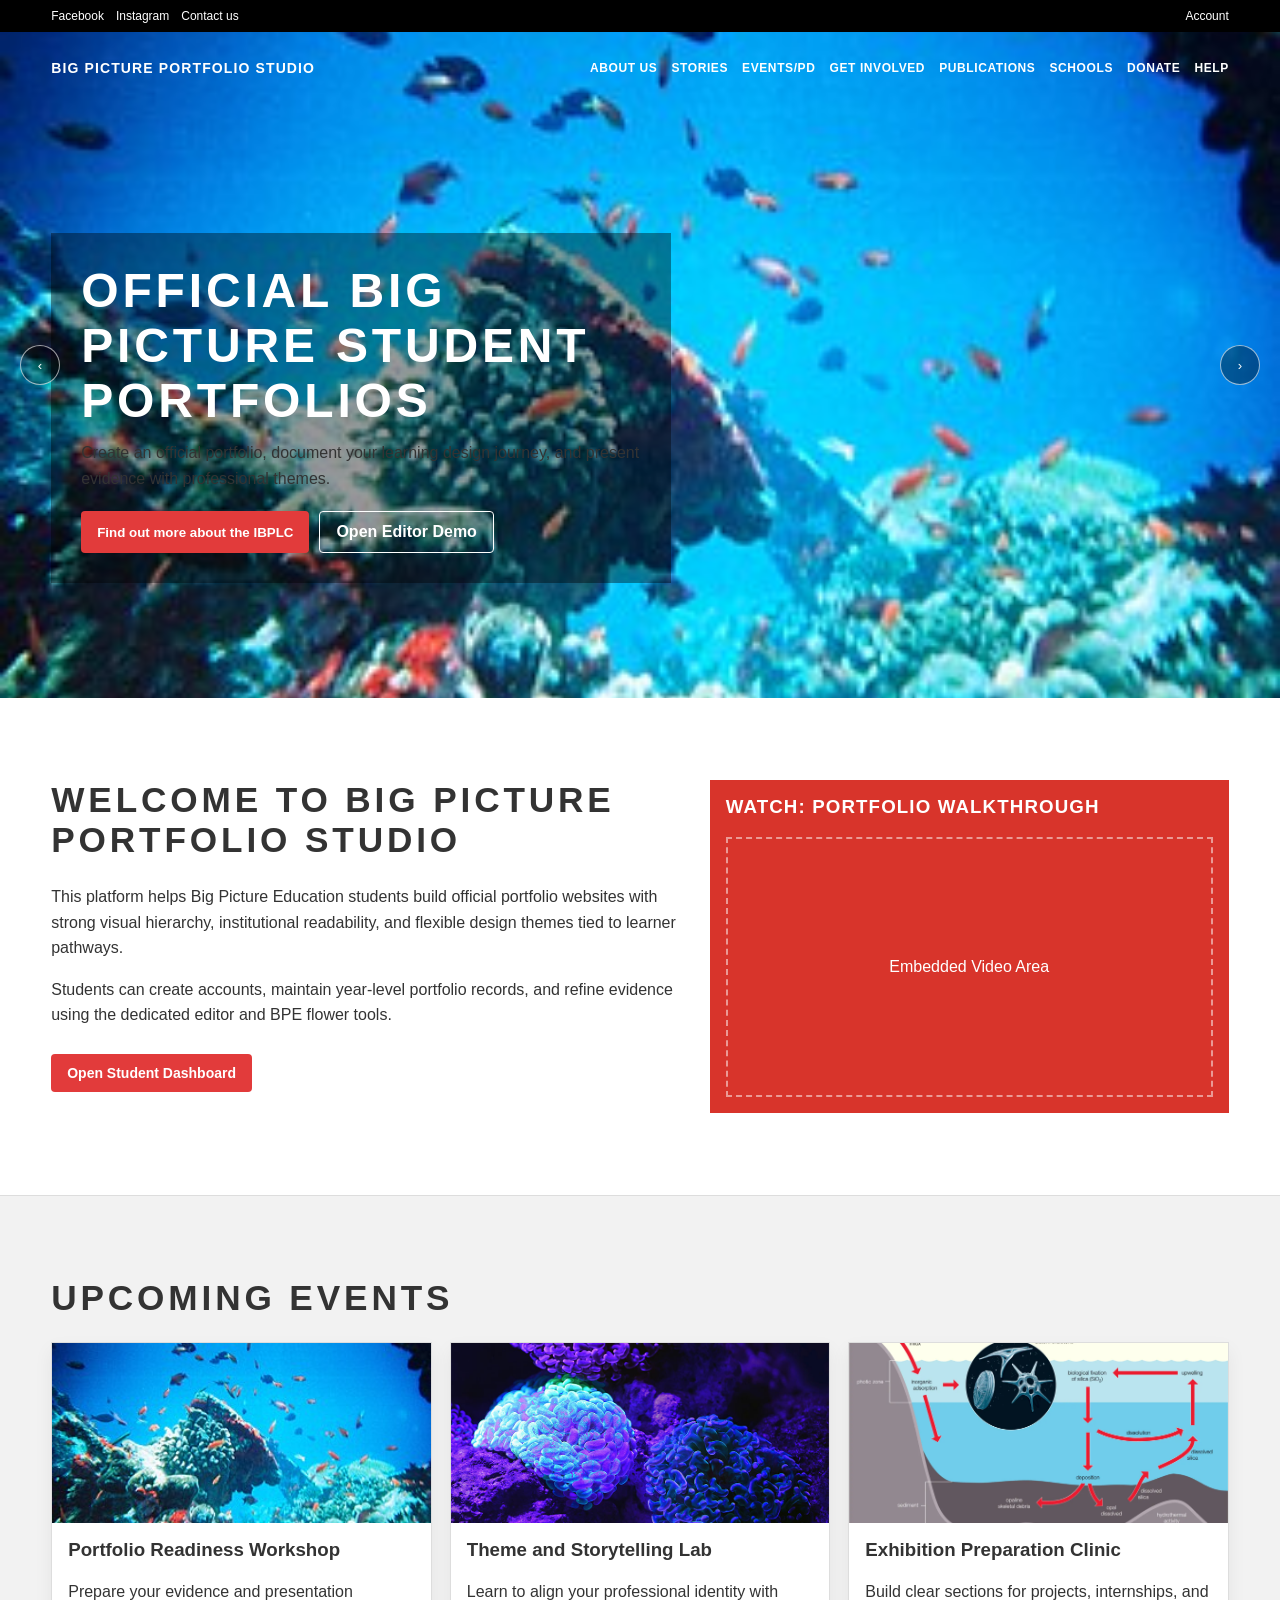
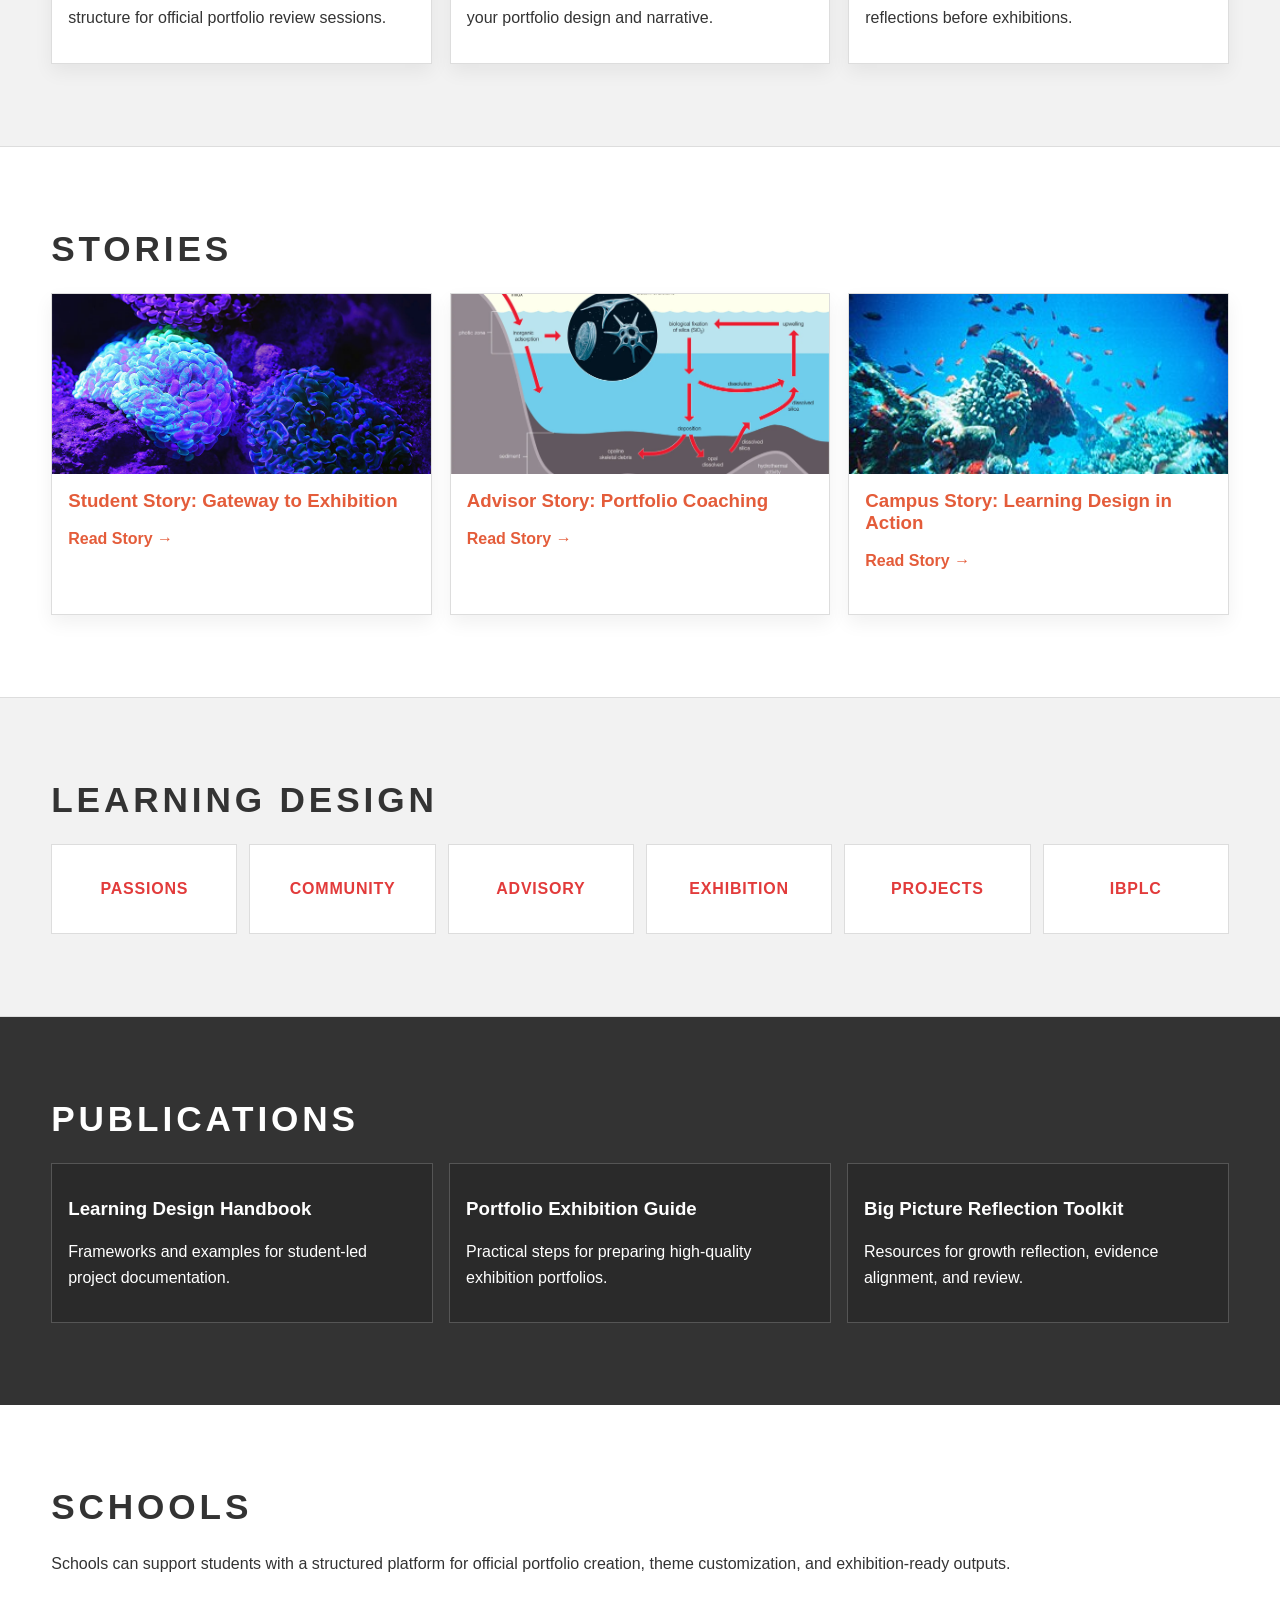
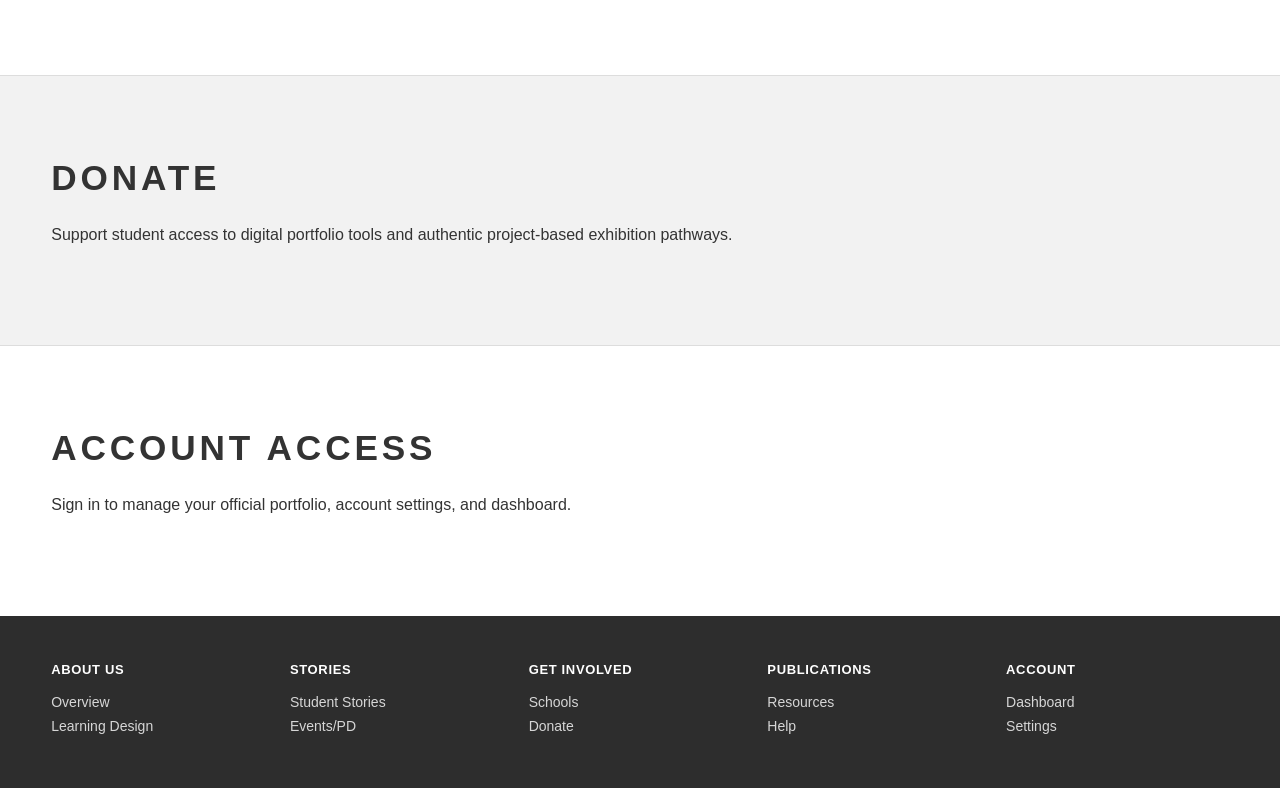
<file: index.html>
<!doctype html>
<html lang="en">

<head>
    <meta charset="utf-8">
    <meta name="viewport" content="width=device-width, initial-scale=1">
    <title>Big Picture Education Australia — Portfolio Studio</title>
    <link rel="icon" href="assets/img/logo.png">
    <link rel="stylesheet" href="styles.css">
</head>

<body>
    <header>
        <div class="utility-bar">
            <div class="container utility-inner">
                <div class="utility-links">
                    <a href="#">Facebook</a>
                    <a href="#">Instagram</a>
                    <a href="#contact">Contact us</a>
                </div>
                <div id="topActions" class="utility-actions">
                    <button class="utility-btn" id="openSignIn">Account</button>
                </div>
            </div>
        </div>

        <div class="main-nav-wrap">
            <div class="container main-nav">
                <a class="logo" href="index.html">Big Picture Portfolio Studio</a>
                <nav class="nav-links">
                    <a href="#about">About Us</a>
                    <a href="#stories">Stories</a>
                    <a href="#events">Events/PD</a>
                    <a href="#get-involved">Get Involved</a>
                    <a href="#publications">Publications</a>
                    <a href="#schools">Schools</a>
                    <a href="#donate">Donate</a>
                    <a href="help.html">Help</a>
                </nav>
            </div>
        </div>
    </header>

    <main>
        <section class="hero" id="heroSection">
            <div class="hero-slide active" style="background-image: url('assets/img/open_ocean.jpg');"></div>
            <div class="hero-slide" style="background-image: url('assets/img/reef_bioluminescence.jpg');"></div>
            <div class="hero-slide" style="background-image: url('assets/img/tital_ecosystem.png');"></div>

            <div class="hero-overlay container">
                <div class="hero-content">
                    <h1>OFFICIAL BIG PICTURE STUDENT PORTFOLIOS</h1>
                    <p>Create an official portfolio, document your learning design journey, and present evidence with
                        professional themes.</p>
                    <div id="heroActions" class="hero-actions">
                        <button class="cta" id="heroGetStarted">Find out more about the IBPLC</button>
                        <a class="cta ghost" href="edit/index.html">Open Editor Demo</a>
                    </div>
                </div>
            </div>

            <button class="hero-arrow left" id="heroPrev" aria-label="Previous slide">‹</button>
            <button class="hero-arrow right" id="heroNext" aria-label="Next slide">›</button>
        </section>

        <section id="about" class="section section-white">
            <div class="container welcome-grid">
                <div>
                    <h2 class="section-title">WELCOME TO BIG PICTURE PORTFOLIO STUDIO</h2>
                    <p>
                        This platform helps Big Picture Education students build official portfolio websites with strong
                        visual hierarchy,
                        institutional readability, and flexible design themes tied to learner pathways.
                    </p>
                    <p>
                        Students can create accounts, maintain year-level portfolio records, and refine evidence using
                        the dedicated editor
                        and BPE flower tools.
                    </p>
                    <a href="dashboard.html" class="cta small">Open Student Dashboard</a>
                </div>
                <div class="video-panel">
                    <h3>WATCH: PORTFOLIO WALKTHROUGH</h3>
                    <div class="video-placeholder">
                        <span>Embedded Video Area</span>
                    </div>
                </div>
            </div>
        </section>

        <section id="events" class="section section-grey">
            <div class="container">
                <h2 class="section-title">UPCOMING EVENTS</h2>
                <div class="card-grid">
                    <article class="card">
                        <img src="assets/img/open_ocean.jpg" alt="Event">
                        <div class="card-body">
                            <h3>Portfolio Readiness Workshop</h3>
                            <p>Prepare your evidence and presentation structure for official portfolio review sessions.
                            </p>
                        </div>
                    </article>
                    <article class="card">
                        <img src="assets/img/reef_bioluminescence.jpg" alt="Event">
                        <div class="card-body">
                            <h3>Theme and Storytelling Lab</h3>
                            <p>Learn to align your professional identity with your portfolio design and narrative.</p>
                        </div>
                    </article>
                    <article class="card">
                        <img src="assets/img/tital_ecosystem.png" alt="Event">
                        <div class="card-body">
                            <h3>Exhibition Preparation Clinic</h3>
                            <p>Build clear sections for projects, internships, and reflections before exhibitions.</p>
                        </div>
                    </article>
                </div>
            </div>
        </section>

        <section id="stories" class="section section-white">
            <div class="container">
                <h2 class="section-title">STORIES</h2>
                <div class="card-grid">
                    <article class="card compact">
                        <img src="assets/img/reef_bioluminescence.jpg" alt="Story">
                        <div class="card-body">
                            <h3 class="accent-heading">Student Story: Gateway to Exhibition</h3>
                            <a href="#">Read Story →</a>
                        </div>
                    </article>
                    <article class="card compact">
                        <img src="assets/img/tital_ecosystem.png" alt="Story">
                        <div class="card-body">
                            <h3 class="accent-heading">Advisor Story: Portfolio Coaching</h3>
                            <a href="#">Read Story →</a>
                        </div>
                    </article>
                    <article class="card compact">
                        <img src="assets/img/open_ocean.jpg" alt="Story">
                        <div class="card-body">
                            <h3 class="accent-heading">Campus Story: Learning Design in Action</h3>
                            <a href="#">Read Story →</a>
                        </div>
                    </article>
                </div>
            </div>
        </section>

        <section id="get-involved" class="section section-grey">
            <div class="container">
                <h2 class="section-title">LEARNING DESIGN</h2>
                <div class="icon-grid">
                    <div class="icon-tile">PASSIONS</div>
                    <div class="icon-tile">COMMUNITY</div>
                    <div class="icon-tile">ADVISORY</div>
                    <div class="icon-tile">EXHIBITION</div>
                    <div class="icon-tile">PROJECTS</div>
                    <div class="icon-tile">IBPLC</div>
                </div>
            </div>
        </section>

        <section id="publications" class="section publications-dark">
            <div class="container">
                <h2 class="section-title">PUBLICATIONS</h2>
                <div class="book-grid">
                    <article class="book-card">
                        <h3>Learning Design Handbook</h3>
                        <p>Frameworks and examples for student-led project documentation.</p>
                    </article>
                    <article class="book-card">
                        <h3>Portfolio Exhibition Guide</h3>
                        <p>Practical steps for preparing high-quality exhibition portfolios.</p>
                    </article>
                    <article class="book-card">
                        <h3>Big Picture Reflection Toolkit</h3>
                        <p>Resources for growth reflection, evidence alignment, and review.</p>
                    </article>
                </div>
            </div>
        </section>

        <section id="schools" class="section section-white">
            <div class="container">
                <h2 class="section-title">SCHOOLS</h2>
                <p class="lead-text">Schools can support students with a structured platform for official portfolio
                    creation, theme customization, and exhibition-ready outputs.</p>
            </div>
        </section>

        <section id="donate" class="section section-grey">
            <div class="container">
                <h2 class="section-title">DONATE</h2>
                <p class="lead-text">Support student access to digital portfolio tools and authentic project-based
                    exhibition pathways.</p>
            </div>
        </section>

        <section id="contact" class="section section-white">
            <div class="container">
                <h2 class="section-title">ACCOUNT ACCESS</h2>
                <p class="lead-text">Sign in to manage your official portfolio, account settings, and dashboard.</p>
            </div>
        </section>
    </main>

    <footer class="site-footer">
        <div class="container footer-grid">
            <div>
                <h4>About Us</h4>
                <a href="#about">Overview</a>
                <a href="#get-involved">Learning Design</a>
            </div>
            <div>
                <h4>Stories</h4>
                <a href="#stories">Student Stories</a>
                <a href="#events">Events/PD</a>
            </div>
            <div>
                <h4>Get Involved</h4>
                <a href="#schools">Schools</a>
                <a href="#donate">Donate</a>
            </div>
            <div>
                <h4>Publications</h4>
                <a href="#publications">Resources</a>
                <a href="help.html">Help</a>
            </div>
            <div>
                <h4>Account</h4>
                <a href="dashboard.html">Dashboard</a>
                <a href="settings.html">Settings</a>
            </div>
        </div>
    </footer>

    <div class="modal hidden" id="authModal" aria-hidden="true">
        <div class="modal-backdrop" data-close-auth></div>
        <div class="modal-panel" role="dialog" aria-modal="true" aria-labelledby="authTitle">
            <button class="close" data-close-auth aria-label="Close">×</button>
            <h2 id="authTitle">Welcome to BPE Portfolio Studio</h2>

            <div class="auth-tabs">
                <button id="tabSignIn" class="tab active" type="button">Sign in</button>
                <button id="tabSignUp" class="tab" type="button">Create account</button>
            </div>

            <form id="signInForm" class="auth-form">
                <label>Email</label>
                <input id="signInEmail" type="email" required>
                <label>Password</label>
                <input id="signInPassword" type="password" required>
                <button class="cta block" type="submit">Sign in</button>
            </form>

            <form id="signUpForm" class="auth-form hidden">
                <label>Full name</label>
                <input id="signUpName" type="text" required>
                <label>Email</label>
                <input id="signUpEmail" type="email" required>
                <label>Password</label>
                <input id="signUpPassword" type="password" minlength="6" required>
                <button class="cta block" type="submit">Create account</button>
            </form>

            <p class="auth-note" id="authMessage"></p>
        </div>
    </div>

    <script src="script.js"></script>
</body>

</html>
</file>
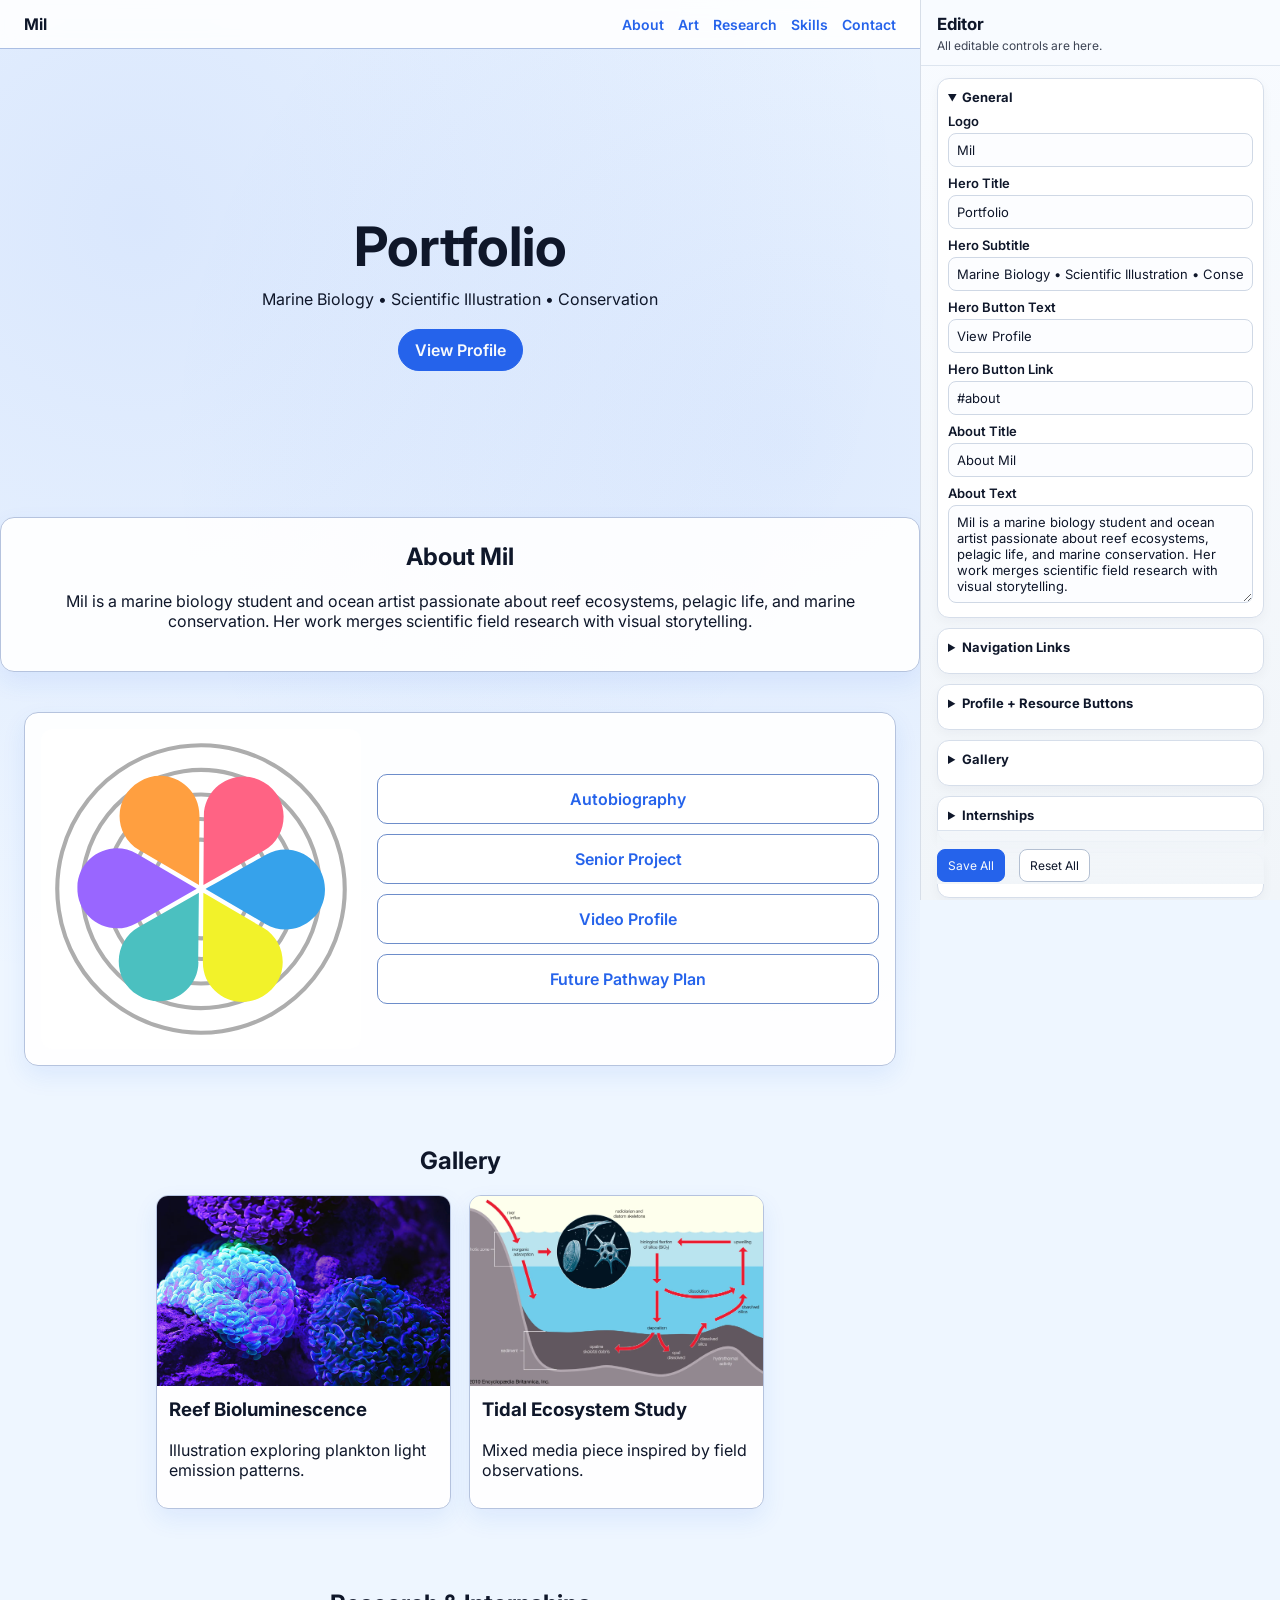
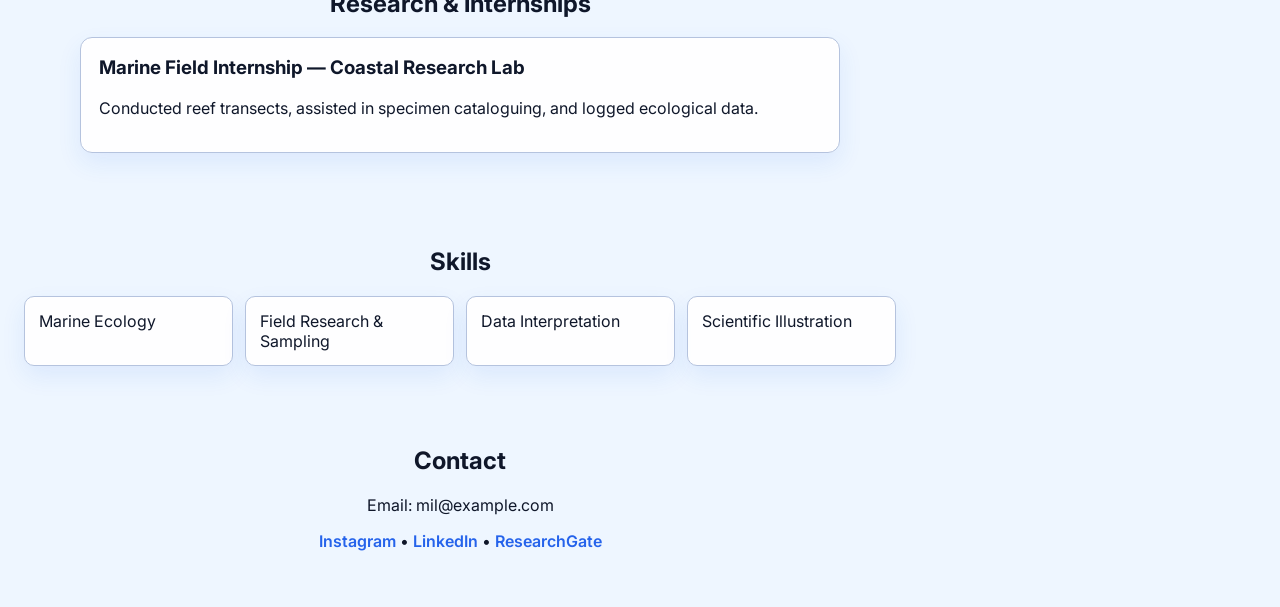
<file: edit/index.html>
<!doctype html>
<html lang="en">

<head>
    <meta charset="utf-8">
    <meta name="viewport" content="width=device-width, initial-scale=1">
    <title>Mil — Portfolio Editor</title>
    <link rel="icon" href="../assets/img/logo.png">
    <link rel="stylesheet" href="styles.css">
</head>

<body>
    <div class="app-shell">
        <main class="site-preview">
            <header>
                <div class="logo" id="logoText"></div>
                <nav id="mainNav"></nav>
            </header>

            <section class="hero">
                <h1 id="heroTitle"></h1>
                <p id="heroSubtitle"></p>
                <a id="heroButton" class="primary-btn" href="#about"></a>
            </section>

            <section id="about" class="section">
                <h2 id="aboutTitle"></h2>
                <p id="aboutText"></p>
            </section>

            <section id="profile-links" class="section">
                <div class="split-panel">
                    <div class="square-image-wrap">
                        <div id="profileVisual" aria-label="Profile visual"></div>
                    </div>
                    <div class="resource-buttons" id="resourceButtons"></div>
                </div>
            </section>

            <section id="art" class="section">
                <h2 id="galleryTitle"></h2>
                <div class="gallery" id="galleryContainer"></div>
            </section>

            <section id="research" class="section">
                <h2 id="internshipTitle"></h2>
                <div id="researchContainer"></div>
            </section>

            <section id="skills" class="section">
                <h2 id="skillsTitle"></h2>
                <div class="skills" id="skillsContainer"></div>
            </section>

            <section id="contact" class="section">
                <h2 id="contactTitle"></h2>
                <p id="contactEmail"></p>
                <p id="contactLinks"></p>
            </section>

            <div id="detail-modal" class="modal hidden" aria-hidden="true">
                <div class="modal-overlay" data-close-modal></div>
                <div class="modal-content" role="dialog" aria-modal="true" aria-labelledby="modal-title">
                    <button class="modal-close" data-close-modal aria-label="Close pop up">×</button>
                    <img id="modal-image" class="modal-image hidden" alt="Detail image">
                    <h3 id="modal-title"></h3>
                    <p id="modal-text"></p>
                </div>
            </div>
        </main>

        <aside class="editor-panel">
            <div class="editor-head">
                <h2>Editor</h2>
                <p>All editable controls are here.</p>
            </div>

            <details open>
                <summary>General</summary>
                <label>Logo</label>
                <input id="inputLogo" type="text">
                <label>Hero Title</label>
                <input id="inputHeroTitle" type="text">
                <label>Hero Subtitle</label>
                <input id="inputHeroSubtitle" type="text">
                <label>Hero Button Text</label>
                <input id="inputHeroButtonText" type="text">
                <label>Hero Button Link</label>
                <input id="inputHeroButtonHref" type="text">
                <label>About Title</label>
                <input id="inputAboutTitle" type="text">
                <label>About Text</label>
                <textarea id="inputAboutText" rows="5"></textarea>
            </details>

            <details>
                <summary>Navigation Links</summary>
                <div id="navEditor"></div>
            </details>

            <details>
                <summary>Profile + Resource Buttons</summary>
                <button id="resetProfileSvg" type="button">Reset BPE Flower</button>

                <label>BPE Flower Petal Levels</label>
                <div class="petal-sliders">
                    <div class="petal-slider-row">
                        <span>Petal 1</span>
                        <input id="petal1Scale" type="range" min="50" max="150" step="25">
                        <span id="petal1Value">4</span>
                    </div>
                    <div class="petal-slider-row">
                        <span>Petal 2</span>
                        <input id="petal2Scale" type="range" min="50" max="150" step="25">
                        <span id="petal2Value">4</span>
                    </div>
                    <div class="petal-slider-row">
                        <span>Petal 3</span>
                        <input id="petal3Scale" type="range" min="50" max="150" step="25">
                        <span id="petal3Value">4</span>
                    </div>
                    <div class="petal-slider-row">
                        <span>Petal 4</span>
                        <input id="petal4Scale" type="range" min="50" max="150" step="25">
                        <span id="petal4Value">4</span>
                    </div>
                    <div class="petal-slider-row">
                        <span>Petal 5</span>
                        <input id="petal5Scale" type="range" min="50" max="150" step="25">
                        <span id="petal5Value">4</span>
                    </div>
                    <div class="petal-slider-row">
                        <span>Petal 6</span>
                        <input id="petal6Scale" type="range" min="50" max="150" step="25">
                        <span id="petal6Value">4</span>
                    </div>
                </div>

                <div id="resourceEditor"></div>
            </details>

            <details>
                <summary>Gallery</summary>
                <label>Gallery Section Title</label>
                <input id="inputGallerySectionTitle" type="text">
                <label>Select Gallery Item</label>
                <select id="selectGallery"></select>
                <label>Card Title</label>
                <input id="inputGalleryTitle" type="text">
                <label>Card Description</label>
                <textarea id="inputGalleryDescription" rows="3"></textarea>
                <label>Card Image URL</label>
                <input id="inputGalleryImage" type="text">
                <label>Upload Card Image</label>
                <input id="uploadGalleryImage" type="file" accept="image/*">
                <label>Popup Title</label>
                <input id="inputGalleryPopupTitle" type="text">
                <label>Popup Text</label>
                <textarea id="inputGalleryPopupText" rows="4"></textarea>
                <label>Popup Image URL</label>
                <input id="inputGalleryPopupImage" type="text">
                <button id="addGalleryItem" type="button">Add Gallery Item</button>
                <button id="removeGalleryItem" type="button">Remove Selected Item</button>
            </details>

            <details>
                <summary>Internships</summary>
                <label>Section Title</label>
                <input id="inputInternshipSectionTitle" type="text">
                <label>Select Internship</label>
                <select id="selectInternship"></select>
                <label>Card Title</label>
                <input id="inputInternshipTitle" type="text">
                <label>Card Summary</label>
                <textarea id="inputInternshipDescription" rows="3"></textarea>
                <label>Popup Title</label>
                <input id="inputInternshipPopupTitle" type="text">
                <label>Popup Text</label>
                <textarea id="inputInternshipPopupText" rows="4"></textarea>
                <label>Popup Image URL</label>
                <input id="inputInternshipPopupImage" type="text">
                <label>Upload Popup Image</label>
                <input id="uploadInternshipPopupImage" type="file" accept="image/*">
                <button id="addInternship" type="button">Add Internship</button>
                <button id="removeInternship" type="button">Remove Selected Internship</button>
            </details>

            <details>
                <summary>Skills</summary>
                <label>Section Title</label>
                <input id="inputSkillsSectionTitle" type="text">
                <label>Select Skill</label>
                <select id="selectSkill"></select>
                <label>Skill Text</label>
                <input id="inputSkillText" type="text">
                <button id="addSkill" type="button">Add Skill</button>
                <button id="removeSkill" type="button">Remove Selected Skill</button>
            </details>

            <details>
                <summary>Contact + Links</summary>
                <label>Section Title</label>
                <input id="inputContactTitle" type="text">
                <label>Email Text</label>
                <input id="inputContactEmail" type="text">
                <div id="contactLinksEditor"></div>
                <button id="addContactLink" type="button">Add Contact Link</button>
            </details>

            <details>
                <summary>Theme + Fonts</summary>
                <label>Theme Type</label>
                <select id="themeType">
                    <option value="default">Default</option>
                    <option value="software-engineer">Software Engineer — Terminal Console</option>
                    <option value="game-developer">Game Developer — Retro Arcade</option>
                    <option value="graphic-designer">Graphic Designer — Creative Studio</option>
                    <option value="architect">Architect — Blueprint Drafting Table</option>
                    <option value="aerospace-engineer">Aerospace Engineer — Mission Control</option>
                    <option value="cybersecurity-analyst">Cybersecurity Analyst — Security Operations Centre</option>
                    <option value="data-scientist">Data Scientist — Analytics Dashboard</option>
                    <option value="medical-doctor">Medical Doctor — Clinical Monitoring System</option>
                    <option value="lawyer">Lawyer — Legal Case Archive</option>
                    <option value="journalist">Journalist — Newsroom Layout</option>
                    <option value="photographer">Photographer — Camera Viewfinder</option>
                    <option value="chef">Chef — Modern Recipe Book</option>
                    <option value="environmental-scientist">Environmental Scientist — Nature Field Journal</option>
                    <option value="marine-biologist">Marine Biologist — Deep Ocean Explorer</option>
                    <option value="automotive-engineer">Automotive Engineer — Garage Workbench</option>
                    <option value="teacher">Teacher — Digital Classroom</option>
                    <option value="archaeologist">Archaeologist — Excavation Logbook</option>
                    <option value="music-producer">Music Producer — Audio Mixing Studio</option>
                    <option value="film-director">Film Director — Movie Production Studio</option>
                    <option value="pilot">Pilot — Aircraft Cockpit</option>
                    <option value="entrepreneur">Entrepreneur — Startup Pitch Deck</option>
                    <option value="construction-engineer">Construction Engineer — Building Site Dashboard</option>
                    <option value="astronomer">Astronomer — Observatory Interface</option>
                    <option value="robotics-engineer">Robotics Engineer — Robotics Laboratory</option>
                    <option value="fashion-designer">Fashion Designer — Runway Studio</option>
                    <option value="detective-investigator">Detective / Investigator — Investigation Board</option>
                    <option value="historian">Historian — Digital Archive Library</option>
                    <option value="ui-ux-designer">UI/UX Designer — Interactive Wireframe</option>
                    <option value="civil-engineer">Civil Engineer — Infrastructure Planner</option>
                    <option value="robotics-ai-researcher">Robotics / AI Researcher — AI Research Lab</option>
                </select>
                <label>Background Main</label>
                <input id="colorBgMain" type="color">
                <label>Background Secondary</label>
                <input id="colorBgSecondary" type="color">
                <label>Text Main</label>
                <input id="colorTextMain" type="color">
                <label>Text Inverse</label>
                <input id="colorTextInverse" type="color">
                <label>Links / Accent</label>
                <input id="colorLinkAccent" type="color">
                <label>Headings Font (Google Font Name)</label>
                <input id="fontHeadings" type="text" placeholder="Playfair Display">
                <label>Titles Font (Google Font Name)</label>
                <input id="fontTitles" type="text" placeholder="Poppins">
                <label>Text Font (Google Font Name)</label>
                <input id="fontText" type="text" placeholder="Inter">
            </details>

            <div class="editor-actions">
                <button id="saveAll" type="button">Save All</button>
                <button id="resetAll" type="button">Reset All</button>
            </div>
        </aside>
    </div>

    <script src="script.js"></script>
</body>

</html>
</file>
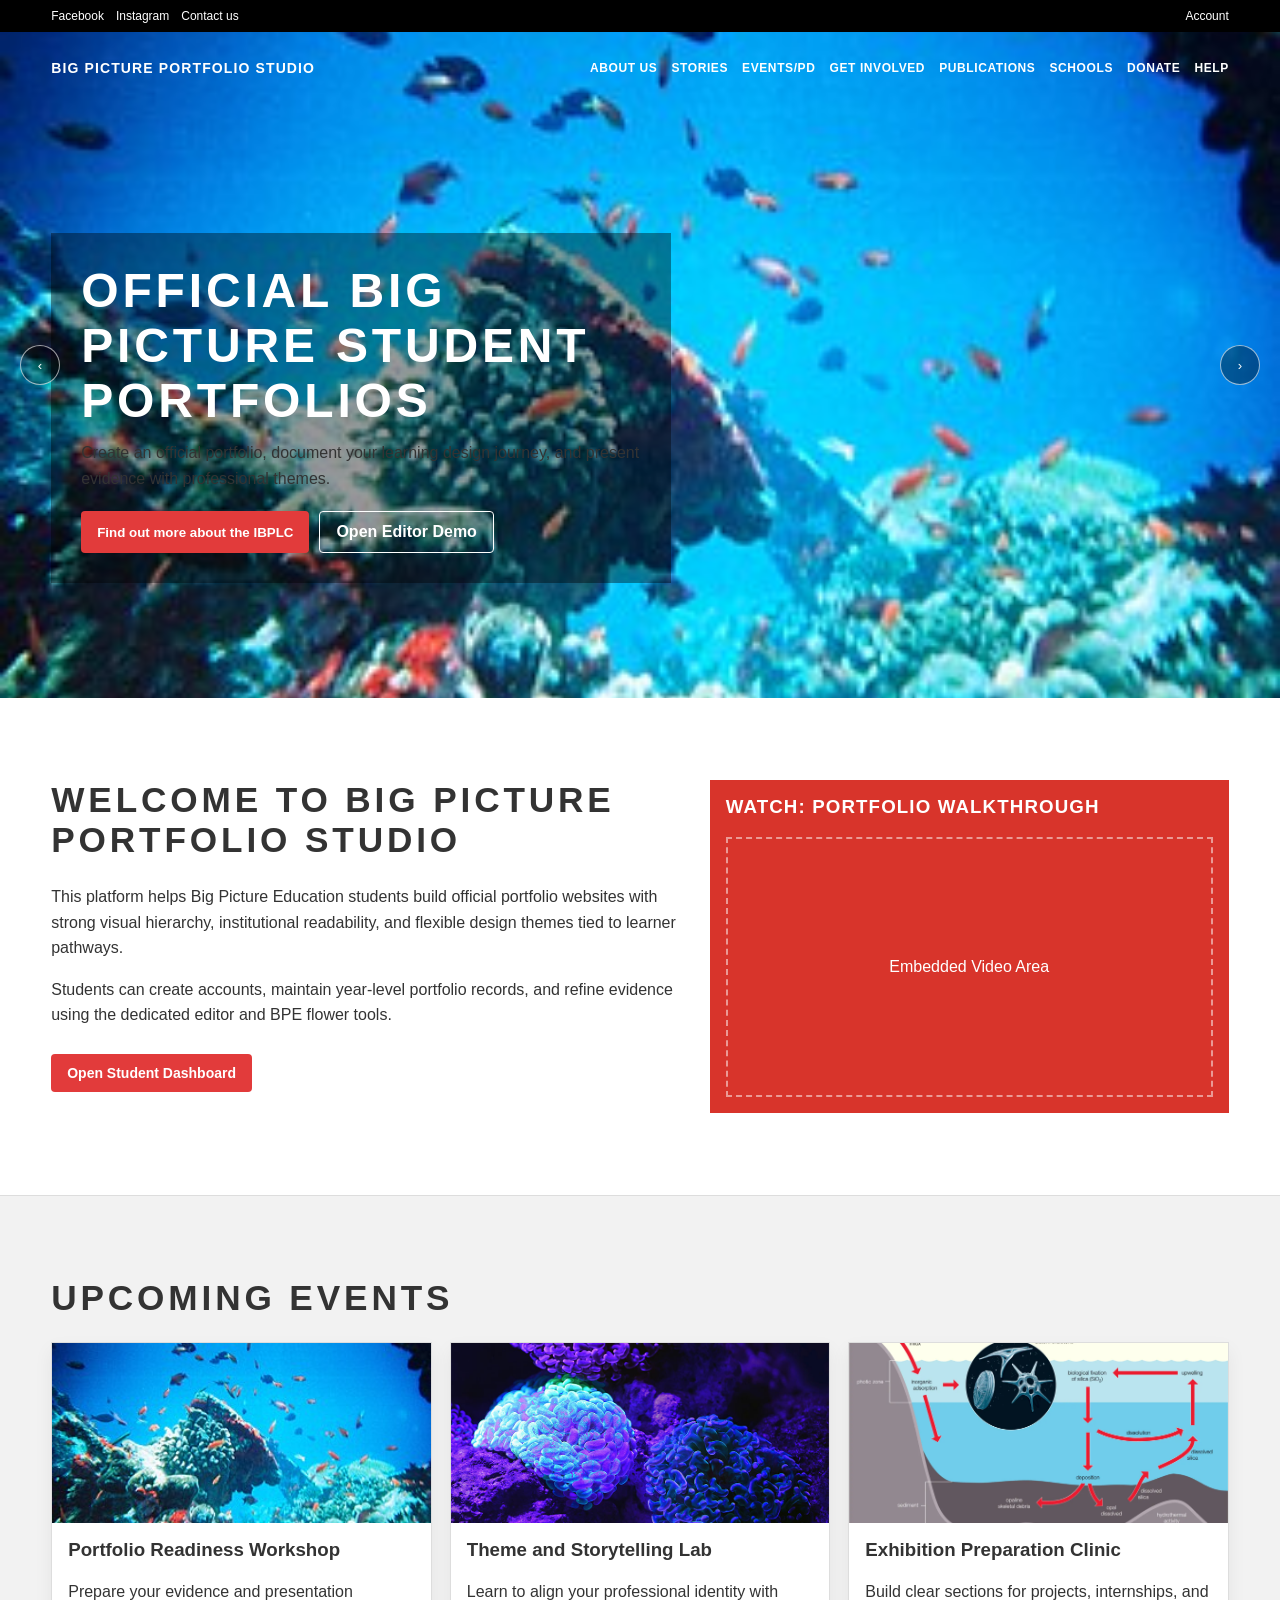
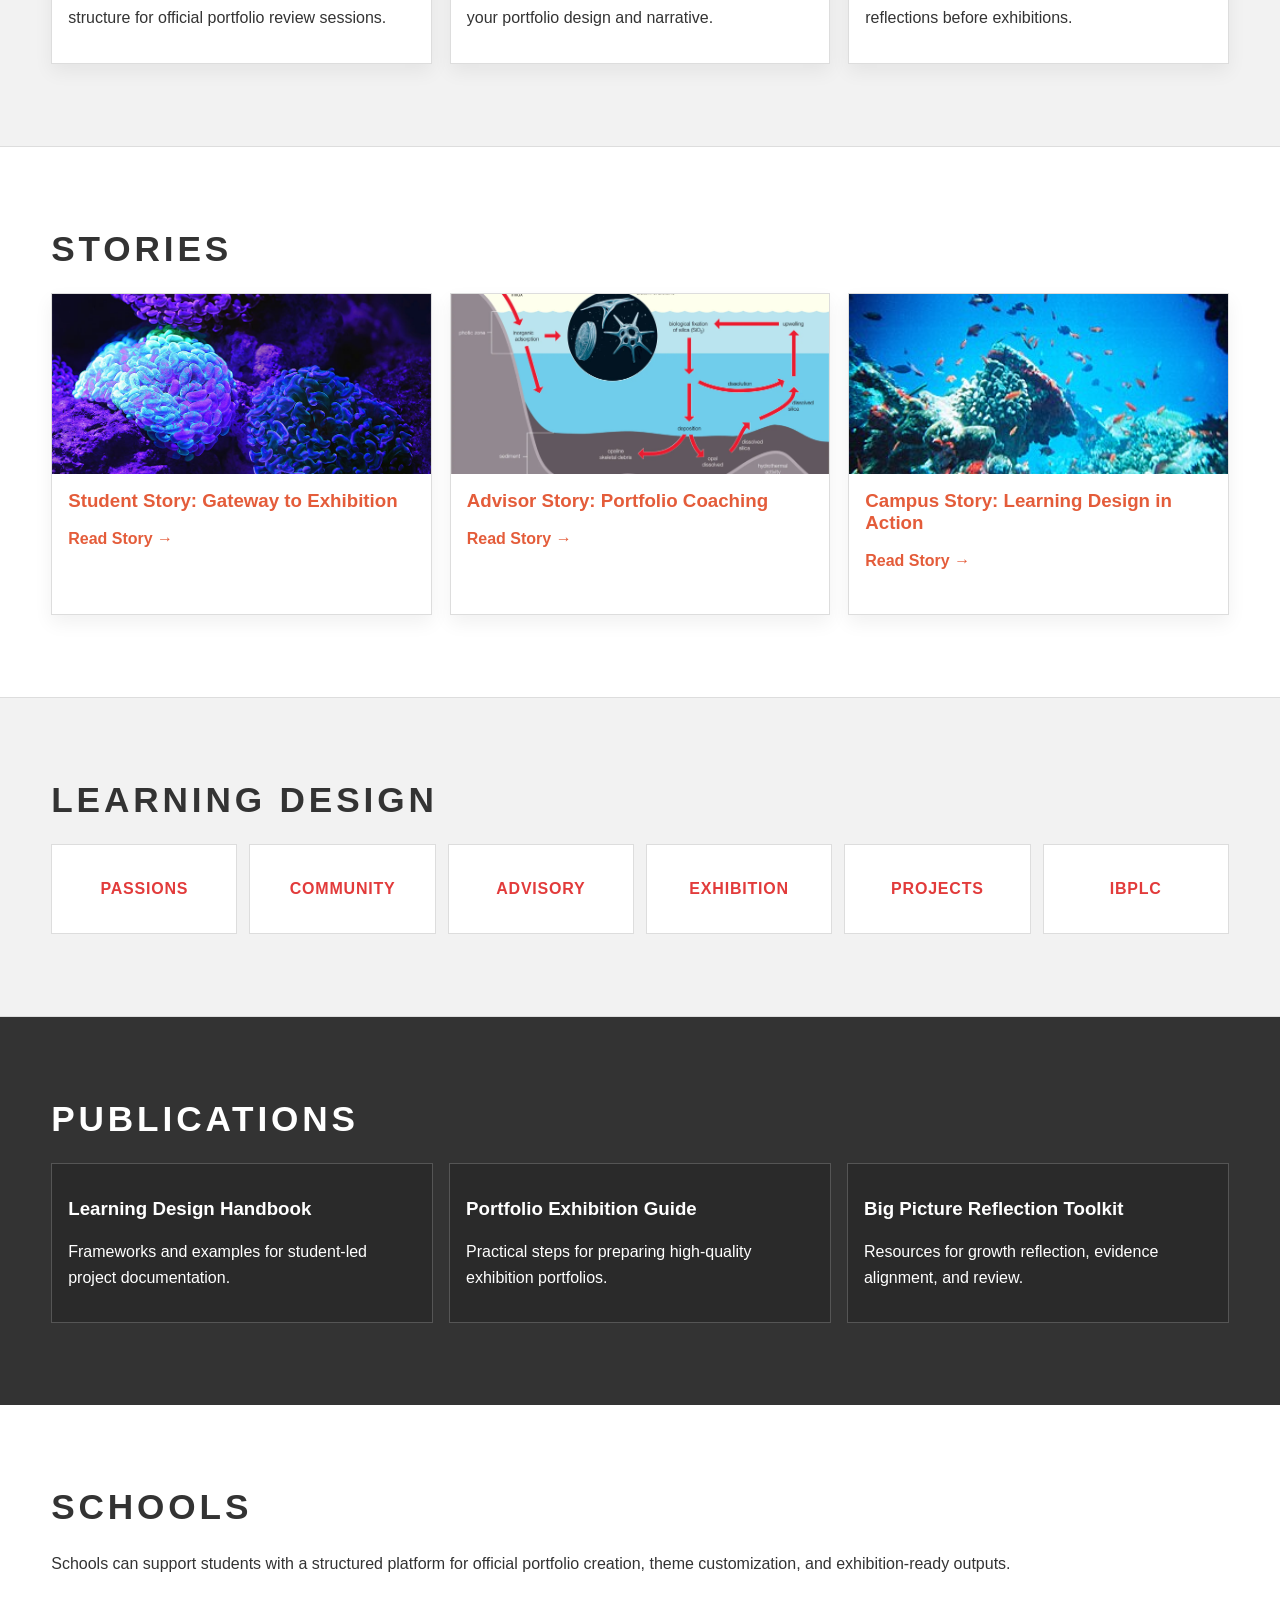
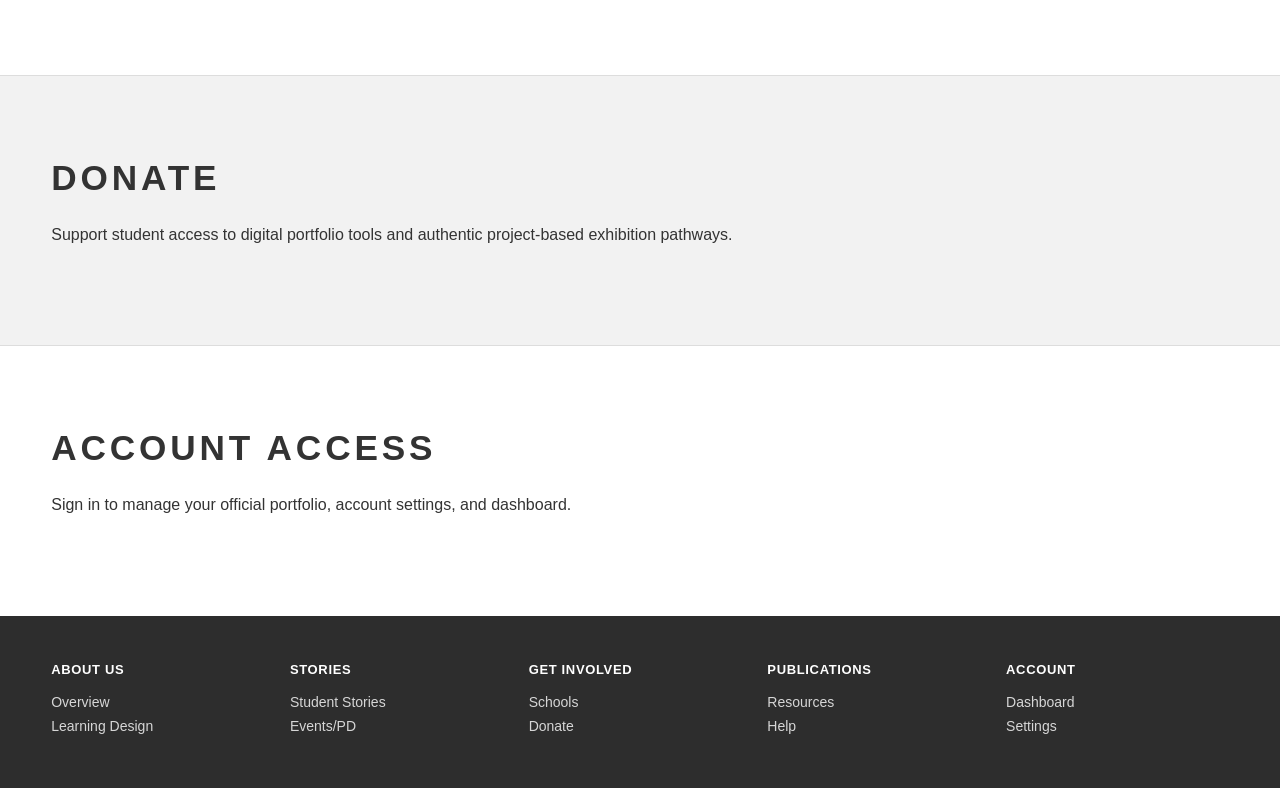
<file: account.html>
<!doctype html>
<html lang="en">

<head>
    <meta charset="utf-8">
    <meta name="viewport" content="width=device-width, initial-scale=1">
    <title>BPE Account</title>
    <link rel="stylesheet" href="styles.css">
    <link rel="stylesheet" href="dashboard.css">
</head>

<body>
    <header>
        <div class="utility-bar">
            <div class="container utility-inner">
                <div class="utility-links">
                    <a href="index.html">Home</a>
                    <a href="help.html">Help</a>
                </div>
                <div class="utility-actions">
                    <span id="welcomeText"></span>
                    <button id="signOut" class="utility-btn">Sign out</button>
                </div>
            </div>
        </div>
        <div class="main-nav-wrap interior-nav">
            <div class="container main-nav">
                <a class="logo" href="dashboard.html">BPE Portfolio Studio</a>
                <nav class="nav-links">
                    <a href="dashboard.html">Dashboard</a>
                    <a href="settings.html">Settings</a>
                    <a href="account.html">Account</a>
                    <a href="help.html">Help</a>
                </nav>
            </div>
        </div>
    </header>

    <main class="layout">
        <section class="panel create">
            <h1>Account</h1>
            <p>Manage your student profile and login details.</p>

            <form id="accountForm">
                <label>Full Name</label>
                <input id="accountName" type="text" required>

                <label>Email</label>
                <input id="accountEmail" type="email" required>

                <label>New Password (optional)</label>
                <input id="accountPassword" type="password" minlength="6"
                    placeholder="Leave blank to keep current password">

                <button class="btn primary block" type="submit">Update Account</button>
            </form>
            <p class="message" id="accountMessage"></p>
        </section>

        <section class="panel list">
            <div class="list-head">
                <h2>Account Actions</h2>
            </div>
            <article class="portfolio-card">
                <h3>Danger Zone</h3>
                <p class="portfolio-meta">Delete your account and all portfolio records owned by this account.</p>
                <div class="portfolio-actions">
                    <button id="deleteAccount" class="btn">Delete Account</button>
                </div>
            </article>
        </section>
    </main>

    <script src="account.js"></script>
</body>

</html>
</file>
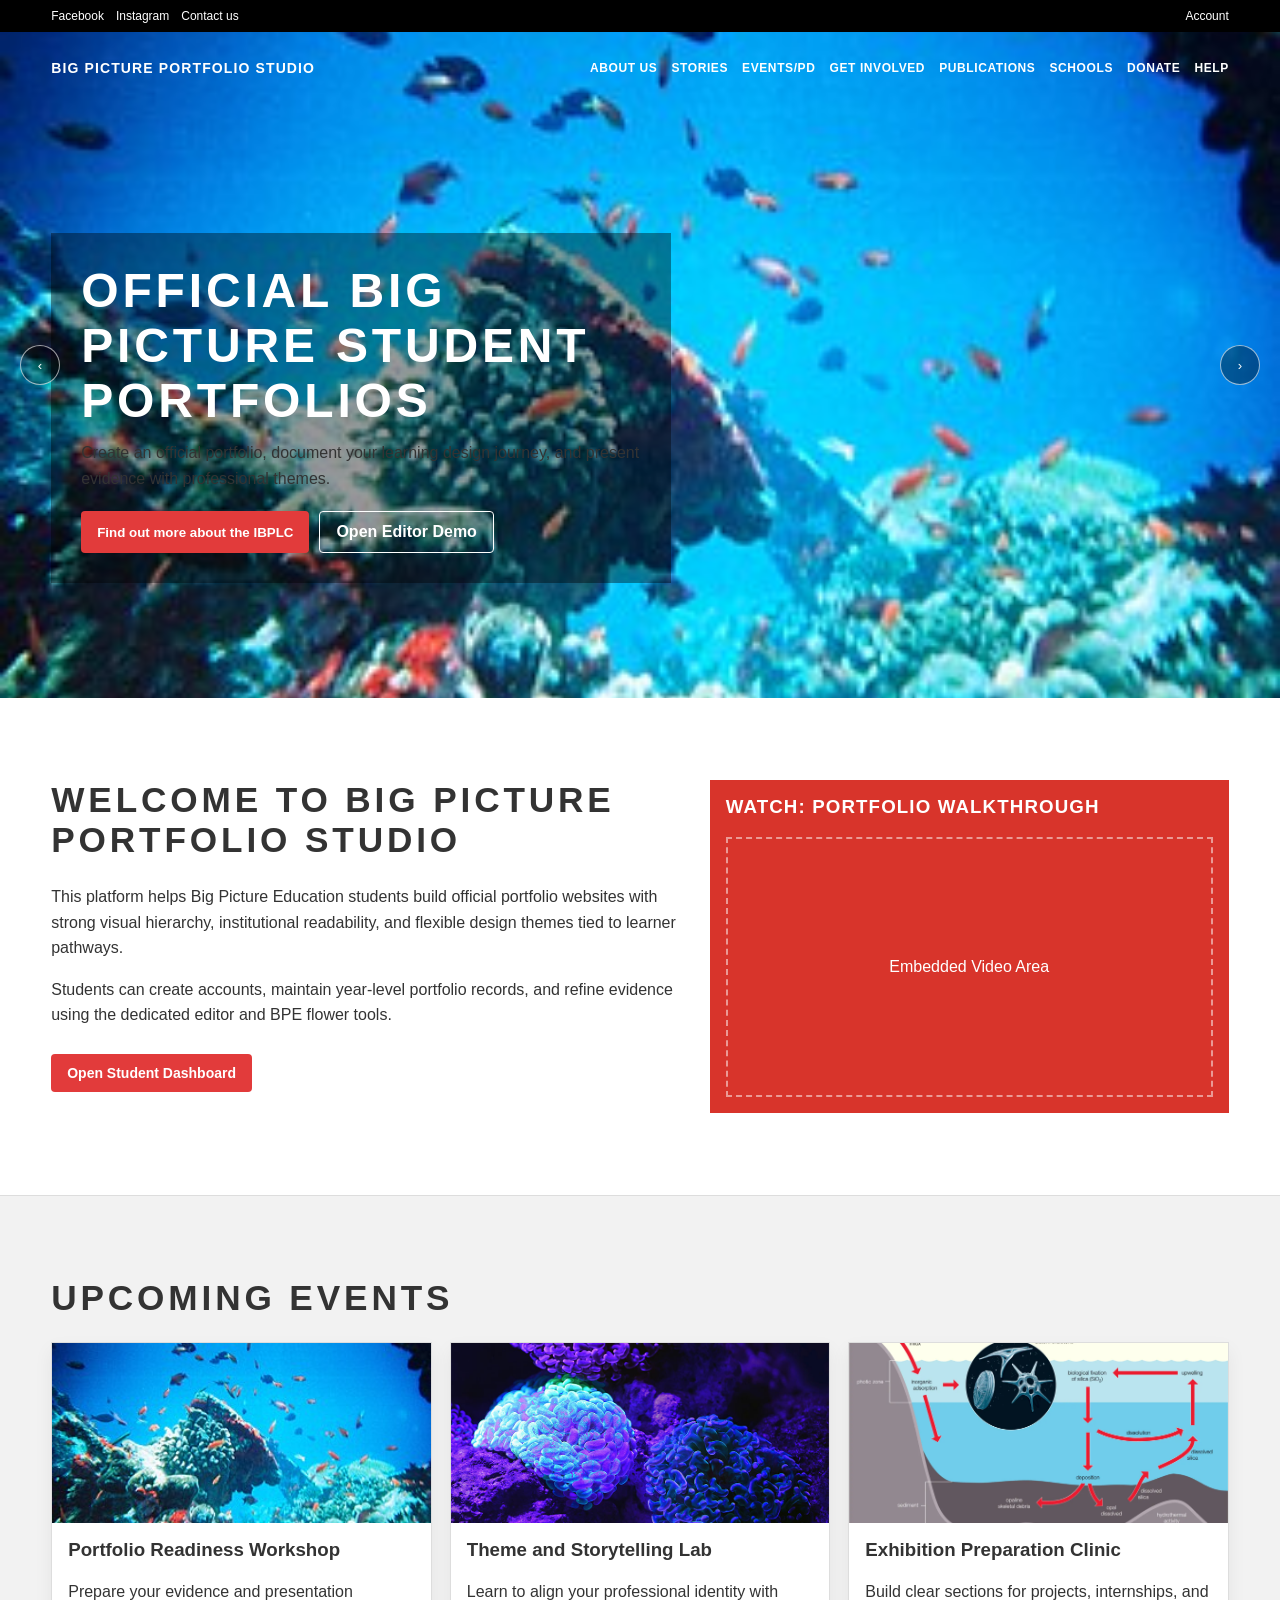
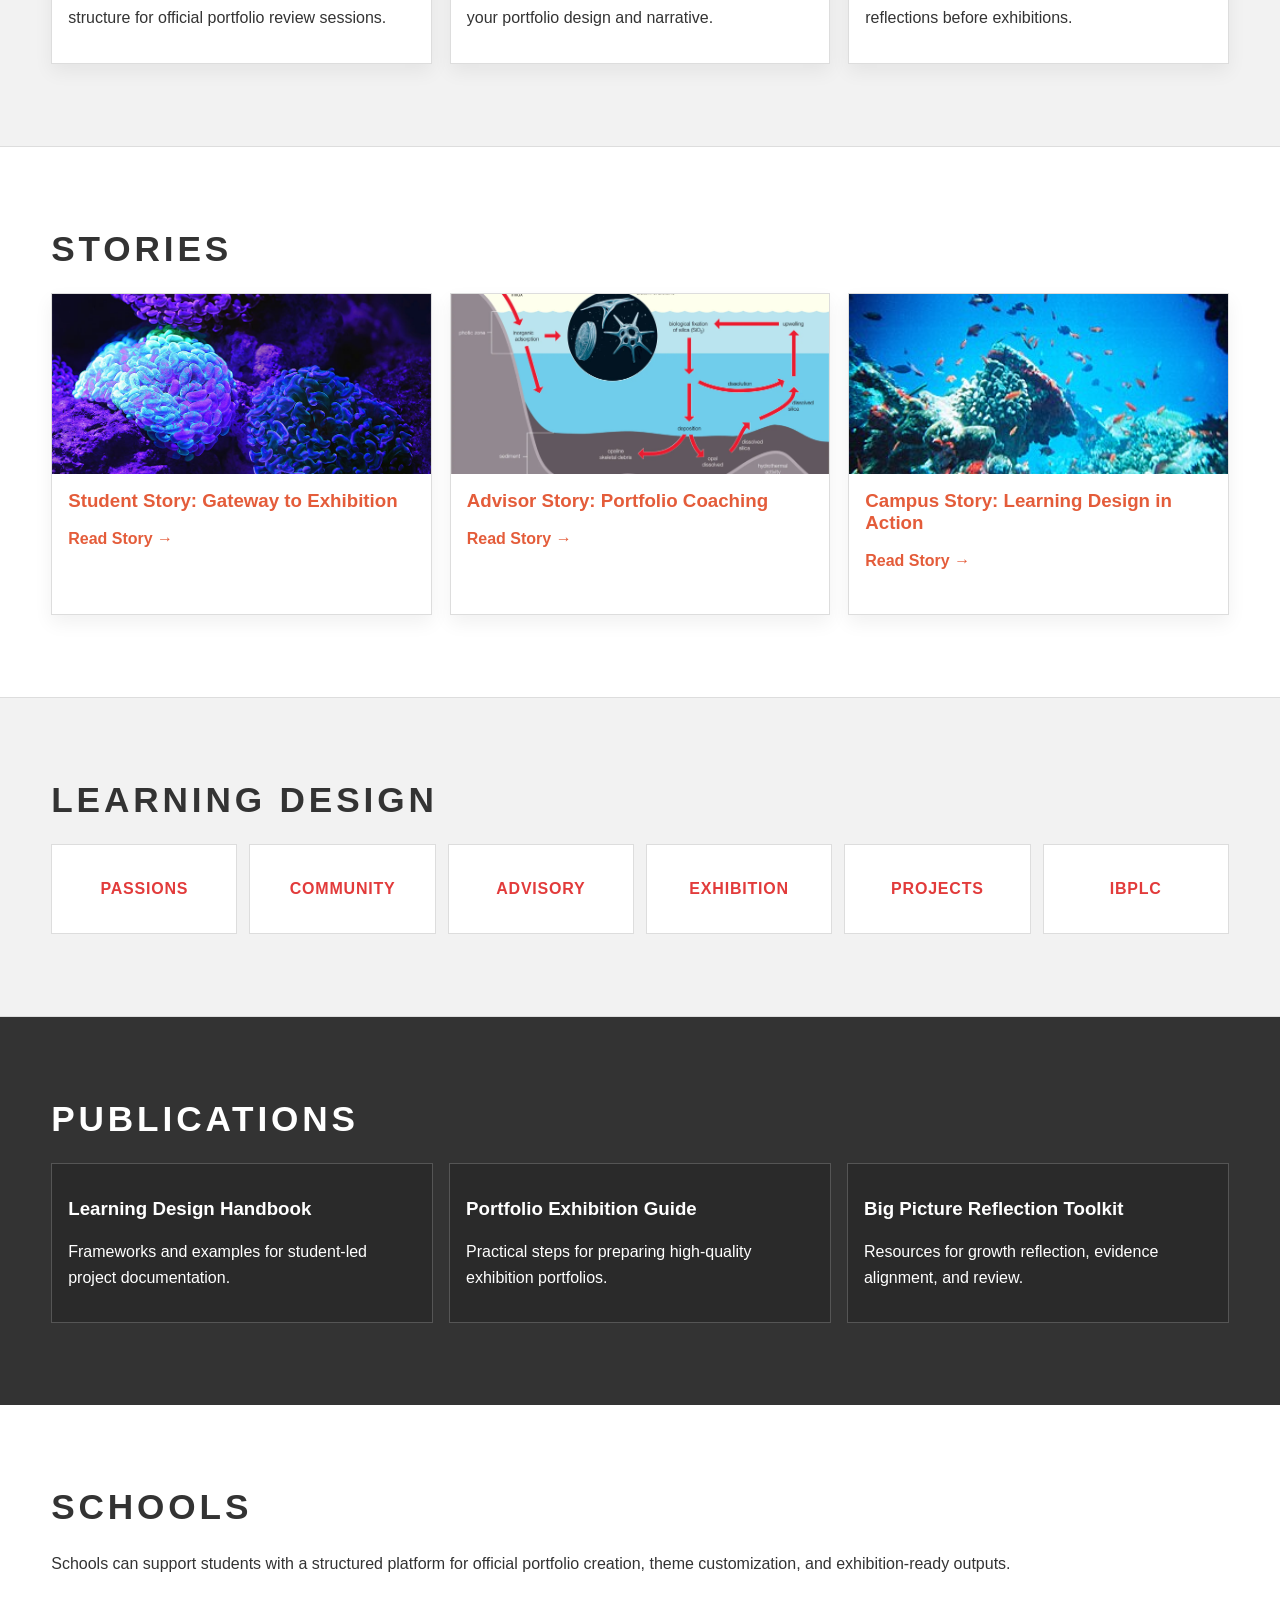
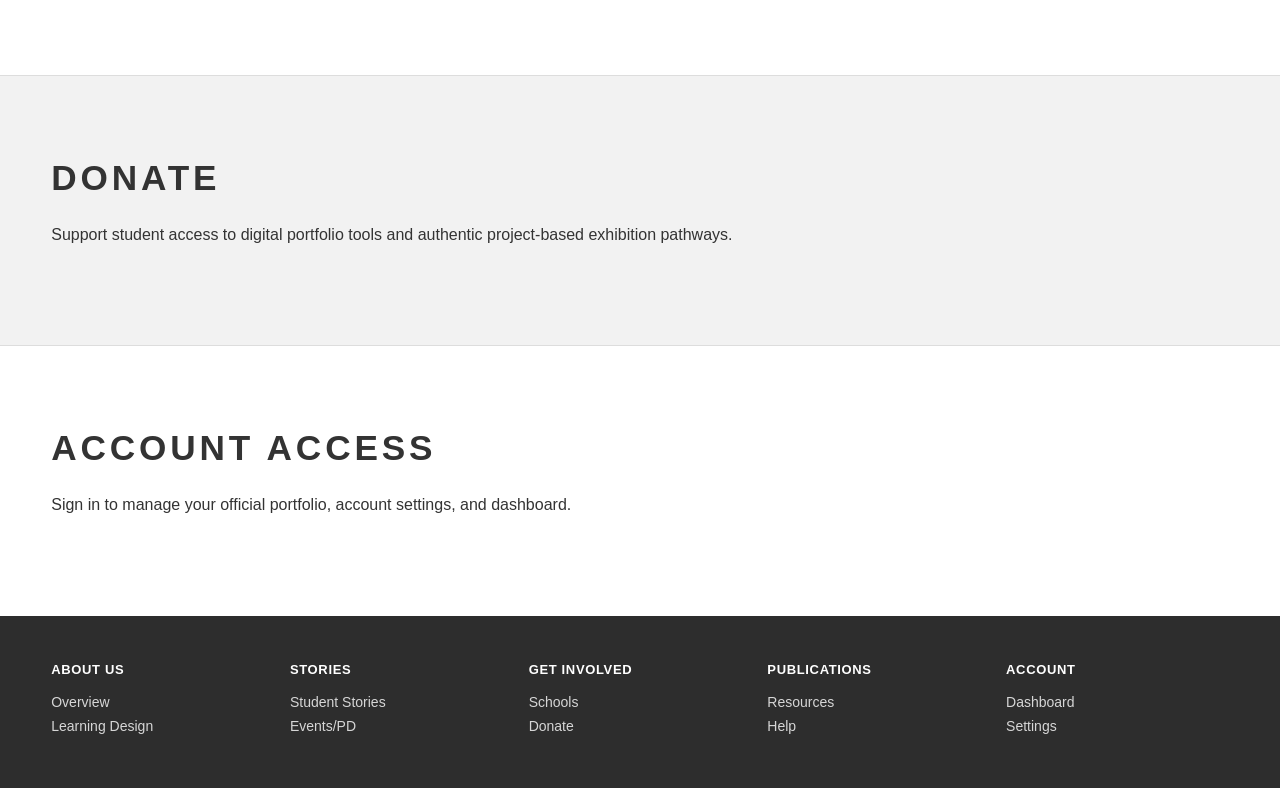
<file: dashboard.html>
<!doctype html>
<html lang="en">

<head>
    <meta charset="utf-8">
    <meta name="viewport" content="width=device-width, initial-scale=1">
    <title>BPE Portfolio Dashboard</title>
    <link rel="stylesheet" href="styles.css">
    <link rel="stylesheet" href="dashboard.css">
</head>

<body>
    <header>
        <div class="utility-bar">
            <div class="container utility-inner">
                <div class="utility-links">
                    <a href="index.html">Home</a>
                    <a href="help.html">Help</a>
                </div>
                <div class="utility-actions">
                    <span id="welcomeText"></span>
                    <button id="signOut" class="utility-btn">Sign out</button>
                </div>
            </div>
        </div>
        <div class="main-nav-wrap interior-nav">
            <div class="container main-nav">
                <a class="logo" href="dashboard.html">BPE Portfolio Studio</a>
                <nav class="nav-links">
                    <a href="dashboard.html">Dashboard</a>
                    <a href="settings.html">Settings</a>
                    <a href="account.html">Account</a>
                    <a href="help.html">Help</a>
                </nav>
            </div>
        </div>
    </header>

    <main class="layout">
        <section class="panel create">
            <h1>Create Official Portfolio</h1>
            <p>Start a new BPE portfolio and choose a profession theme. You can fully edit it in the live editor after
                creation.</p>

            <form id="createPortfolioForm">
                <label>Portfolio Name</label>
                <input id="portfolioName" type="text" placeholder="e.g. Lucas Newman Senior Portfolio" required>

                <label>Career Theme</label>
                <select id="portfolioTheme" required>
                    <option value="default">Default</option>
                    <option value="software-engineer">Software Engineer</option>
                    <option value="game-developer">Game Developer</option>
                    <option value="graphic-designer">Graphic Designer</option>
                    <option value="architect">Architect</option>
                    <option value="aerospace-engineer">Aerospace Engineer</option>
                    <option value="cybersecurity-analyst">Cybersecurity Analyst</option>
                    <option value="data-scientist">Data Scientist</option>
                    <option value="medical-doctor">Medical Doctor</option>
                    <option value="lawyer">Lawyer</option>
                    <option value="journalist">Journalist</option>
                    <option value="photographer">Photographer</option>
                    <option value="chef">Chef</option>
                    <option value="environmental-scientist">Environmental Scientist</option>
                    <option value="marine-biologist">Marine Biologist</option>
                    <option value="automotive-engineer">Automotive Engineer</option>
                    <option value="teacher">Teacher</option>
                    <option value="archaeologist">Archaeologist</option>
                    <option value="music-producer">Music Producer</option>
                    <option value="film-director">Film Director</option>
                    <option value="pilot">Pilot</option>
                    <option value="entrepreneur">Entrepreneur</option>
                    <option value="construction-engineer">Construction Engineer</option>
                    <option value="astronomer">Astronomer</option>
                    <option value="robotics-engineer">Robotics Engineer</option>
                    <option value="fashion-designer">Fashion Designer</option>
                    <option value="detective-investigator">Detective / Investigator</option>
                    <option value="historian">Historian</option>
                    <option value="ui-ux-designer">UI/UX Designer</option>
                    <option value="civil-engineer">Civil Engineer</option>
                    <option value="robotics-ai-researcher">Robotics / AI Researcher</option>
                </select>

                <label>Year / Cohort</label>
                <input id="portfolioCohort" type="text" placeholder="e.g. 2026 Graduation">

                <button class="btn primary block" type="submit">Create Portfolio</button>
            </form>
            <p id="formMessage" class="message"></p>
        </section>

        <section class="panel list">
            <div class="list-head">
                <h2>My Portfolios</h2>
                <button id="refreshList" class="btn ghost">Refresh</button>
            </div>
            <div id="portfolioList" class="portfolio-list"></div>
        </section>
    </main>

    <script src="dashboard.js"></script>
</body>

</html>
</file>
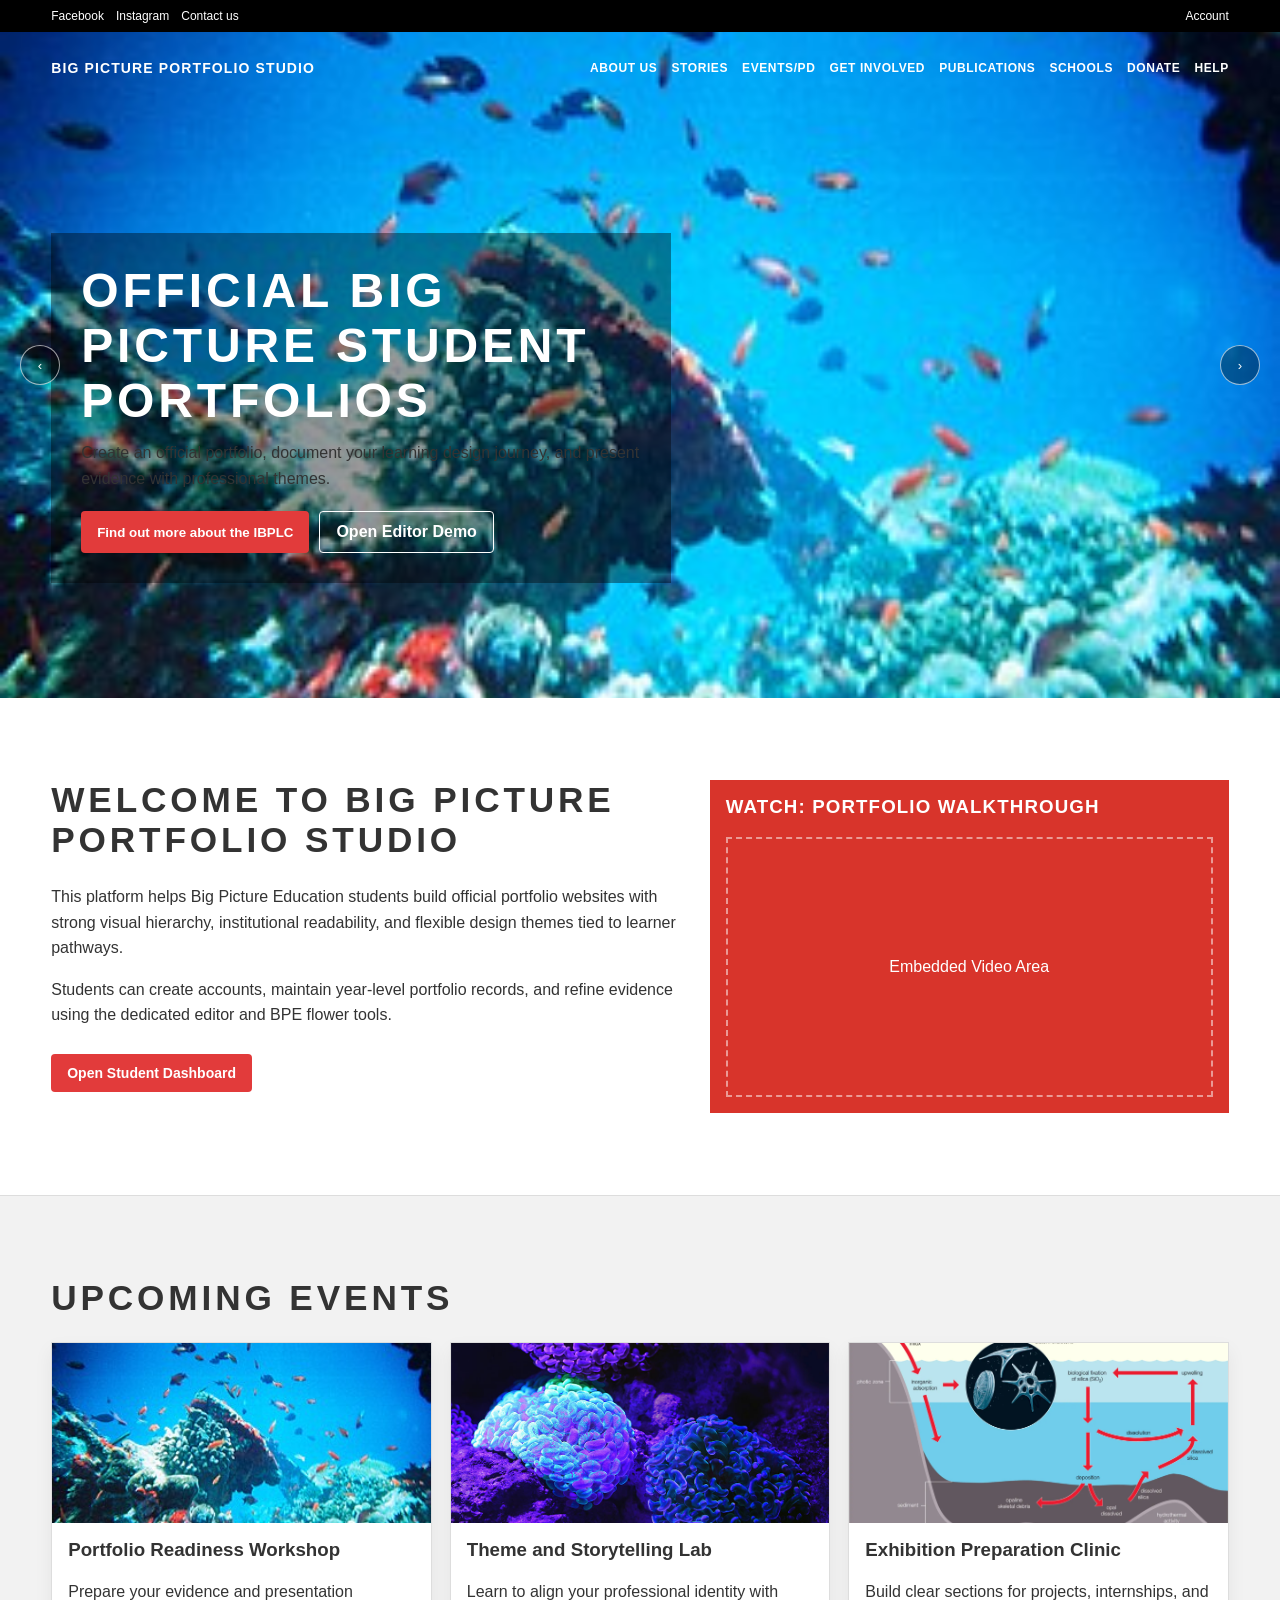
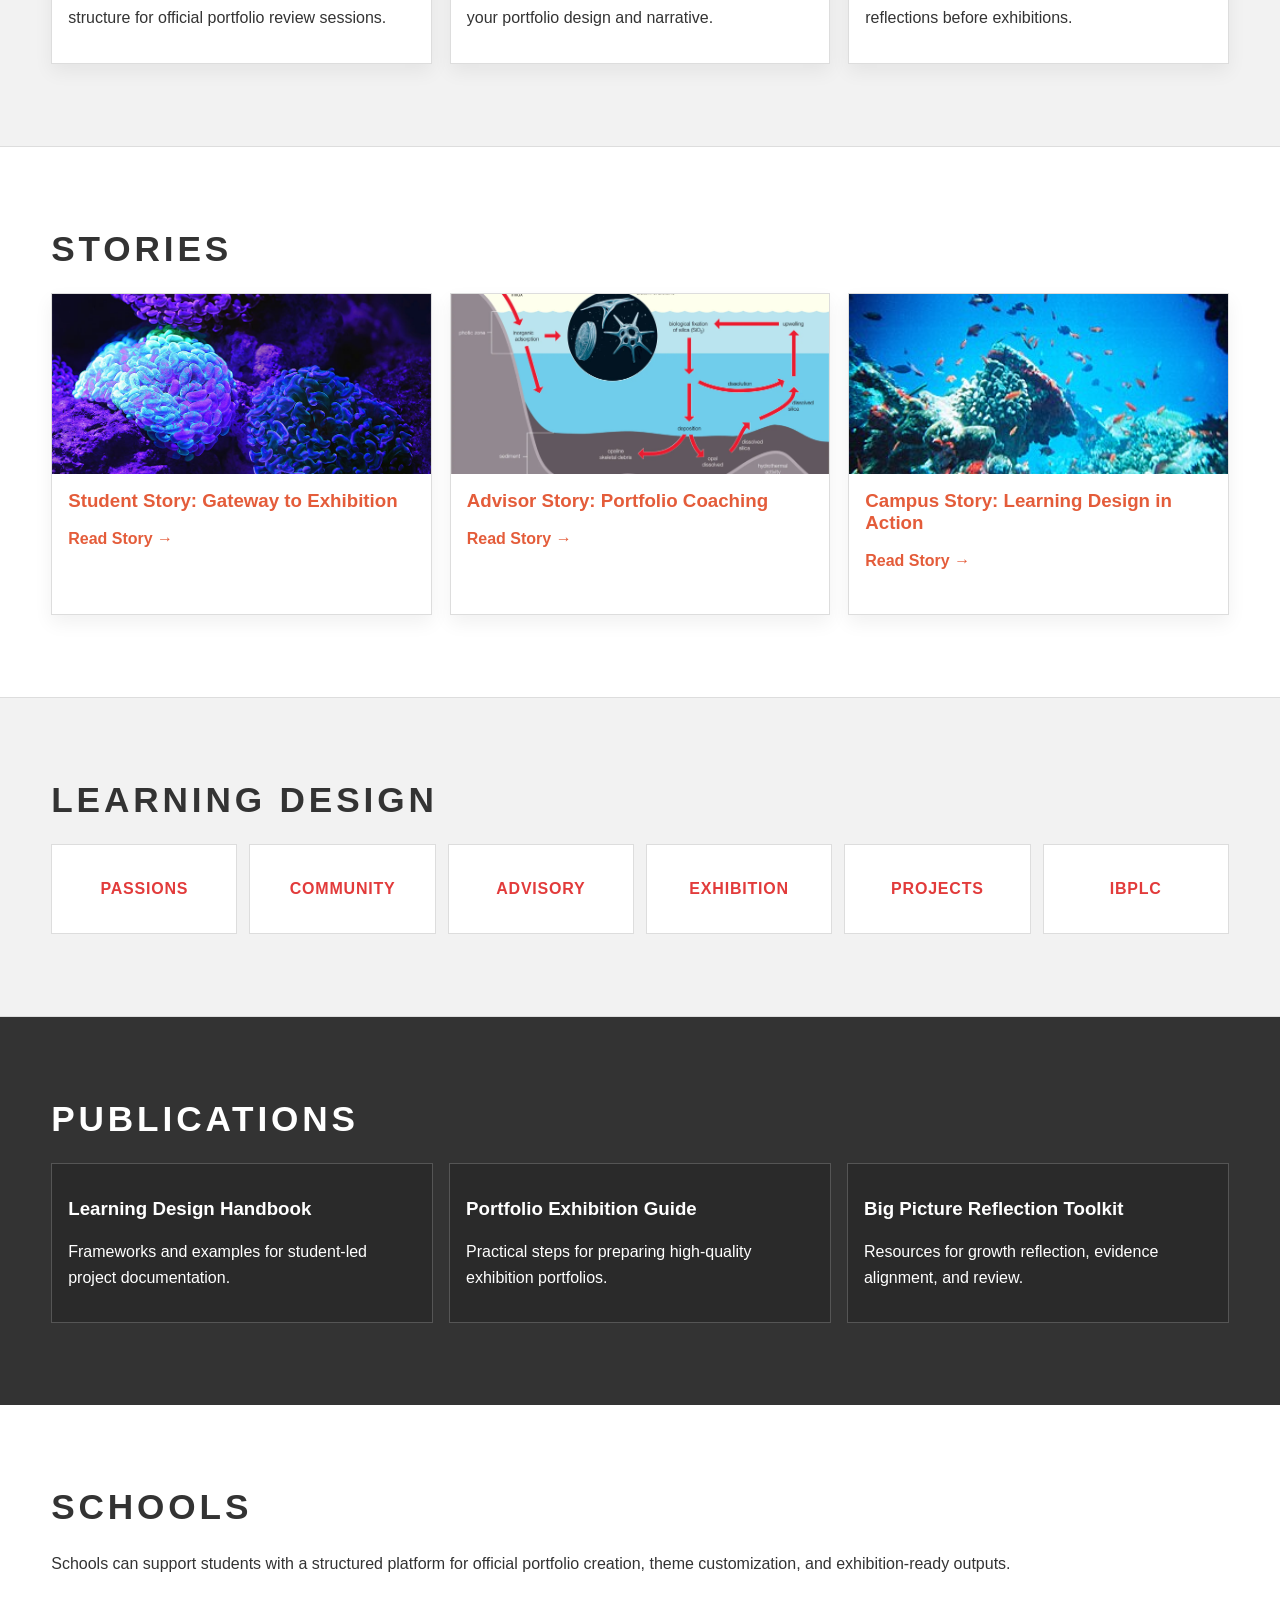
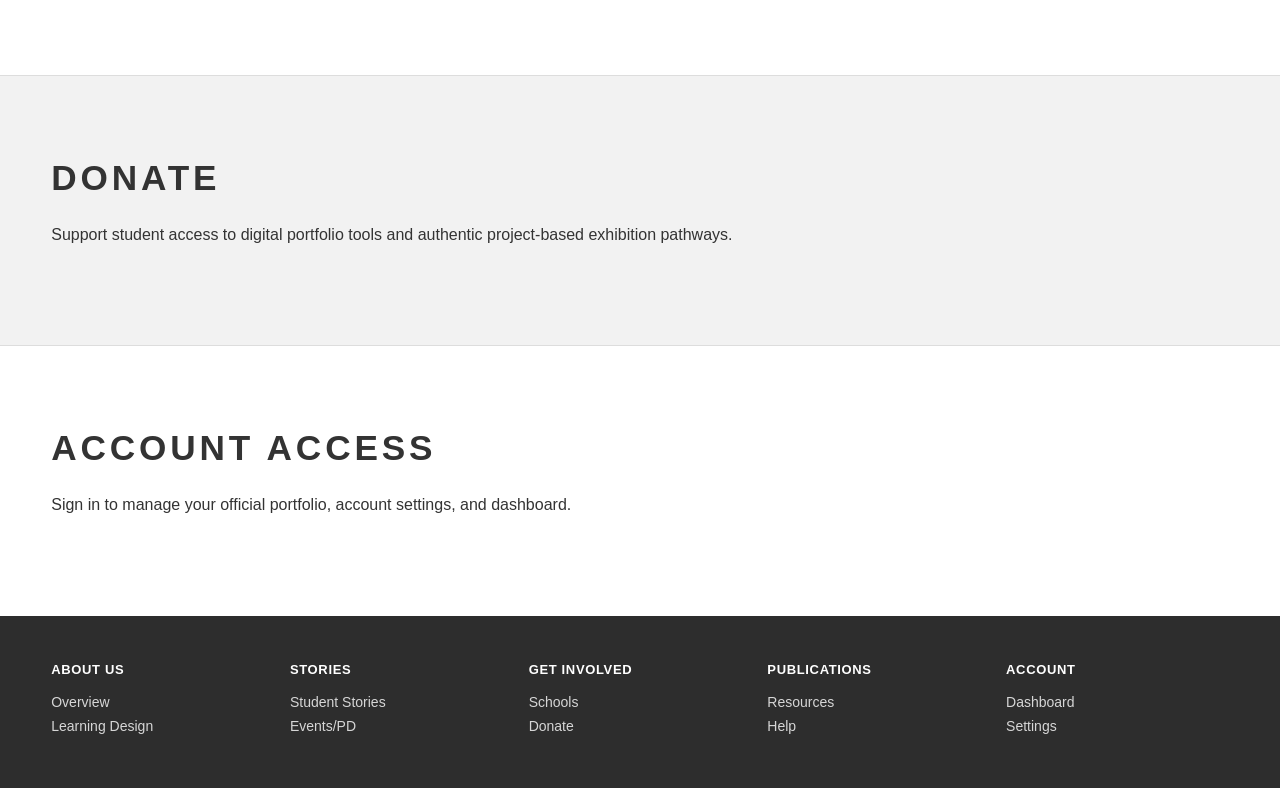
<file: help.html>
<!doctype html>
<html lang="en">

<head>
    <meta charset="utf-8">
    <meta name="viewport" content="width=device-width, initial-scale=1">
    <title>BPE Help</title>
    <link rel="stylesheet" href="styles.css">
    <link rel="stylesheet" href="dashboard.css">
</head>

<body>
    <header>
        <div class="utility-bar">
            <div class="container utility-inner">
                <div class="utility-links">
                    <a href="index.html">Home</a>
                    <a href="help.html">Help</a>
                </div>
                <div class="utility-actions">
                    <span id="welcomeText"></span>
                    <button id="signOut" class="utility-btn">Sign out</button>
                </div>
            </div>
        </div>
        <div class="main-nav-wrap interior-nav">
            <div class="container main-nav">
                <a class="logo" href="dashboard.html">BPE Portfolio Studio</a>
                <nav class="nav-links">
                    <a href="dashboard.html">Dashboard</a>
                    <a href="settings.html">Settings</a>
                    <a href="account.html">Account</a>
                    <a href="help.html">Help</a>
                </nav>
            </div>
        </div>
    </header>

    <main class="layout">
        <section class="panel create">
            <h1>Help & Guidance</h1>
            <p>Support for Big Picture students building official portfolio sites.</p>

            <article class="portfolio-card">
                <h3>Quick Start</h3>
                <p class="portfolio-meta">1. Create an account → 2. Create portfolio in Dashboard → 3. Open Editor → 4.
                    Customize flower/theme/content.</p>
            </article>

            <article class="portfolio-card">
                <h3>Publishing Guidance</h3>
                <p class="portfolio-meta">Use one official portfolio with updated projects, internships, and reflection
                    evidence each term.</p>
            </article>

            <article class="portfolio-card">
                <h3>Recommended Workflow</h3>
                <p class="portfolio-meta">Set defaults in Settings, build in Dashboard, then refine final design/content
                    in the Editor.</p>
            </article>
        </section>

        <section class="panel list">
            <div class="list-head">
                <h2>FAQ</h2>
            </div>
            <article class="portfolio-card">
                <h3>Can I create multiple portfolios?</h3>
                <p class="portfolio-meta">Yes, one for each year, pathway, or presentation.</p>
            </article>
            <article class="portfolio-card">
                <h3>Can I change themes later?</h3>
                <p class="portfolio-meta">Yes, themes can be switched in editor controls at any time.</p>
            </article>
            <article class="portfolio-card">
                <h3>How do I edit the BPE flower?</h3>
                <p class="portfolio-meta">Open the editor and use the flower petal sliders in the Profile section.</p>
            </article>
        </section>
    </main>

    <script src="help.js"></script>
</body>

</html>
</file>
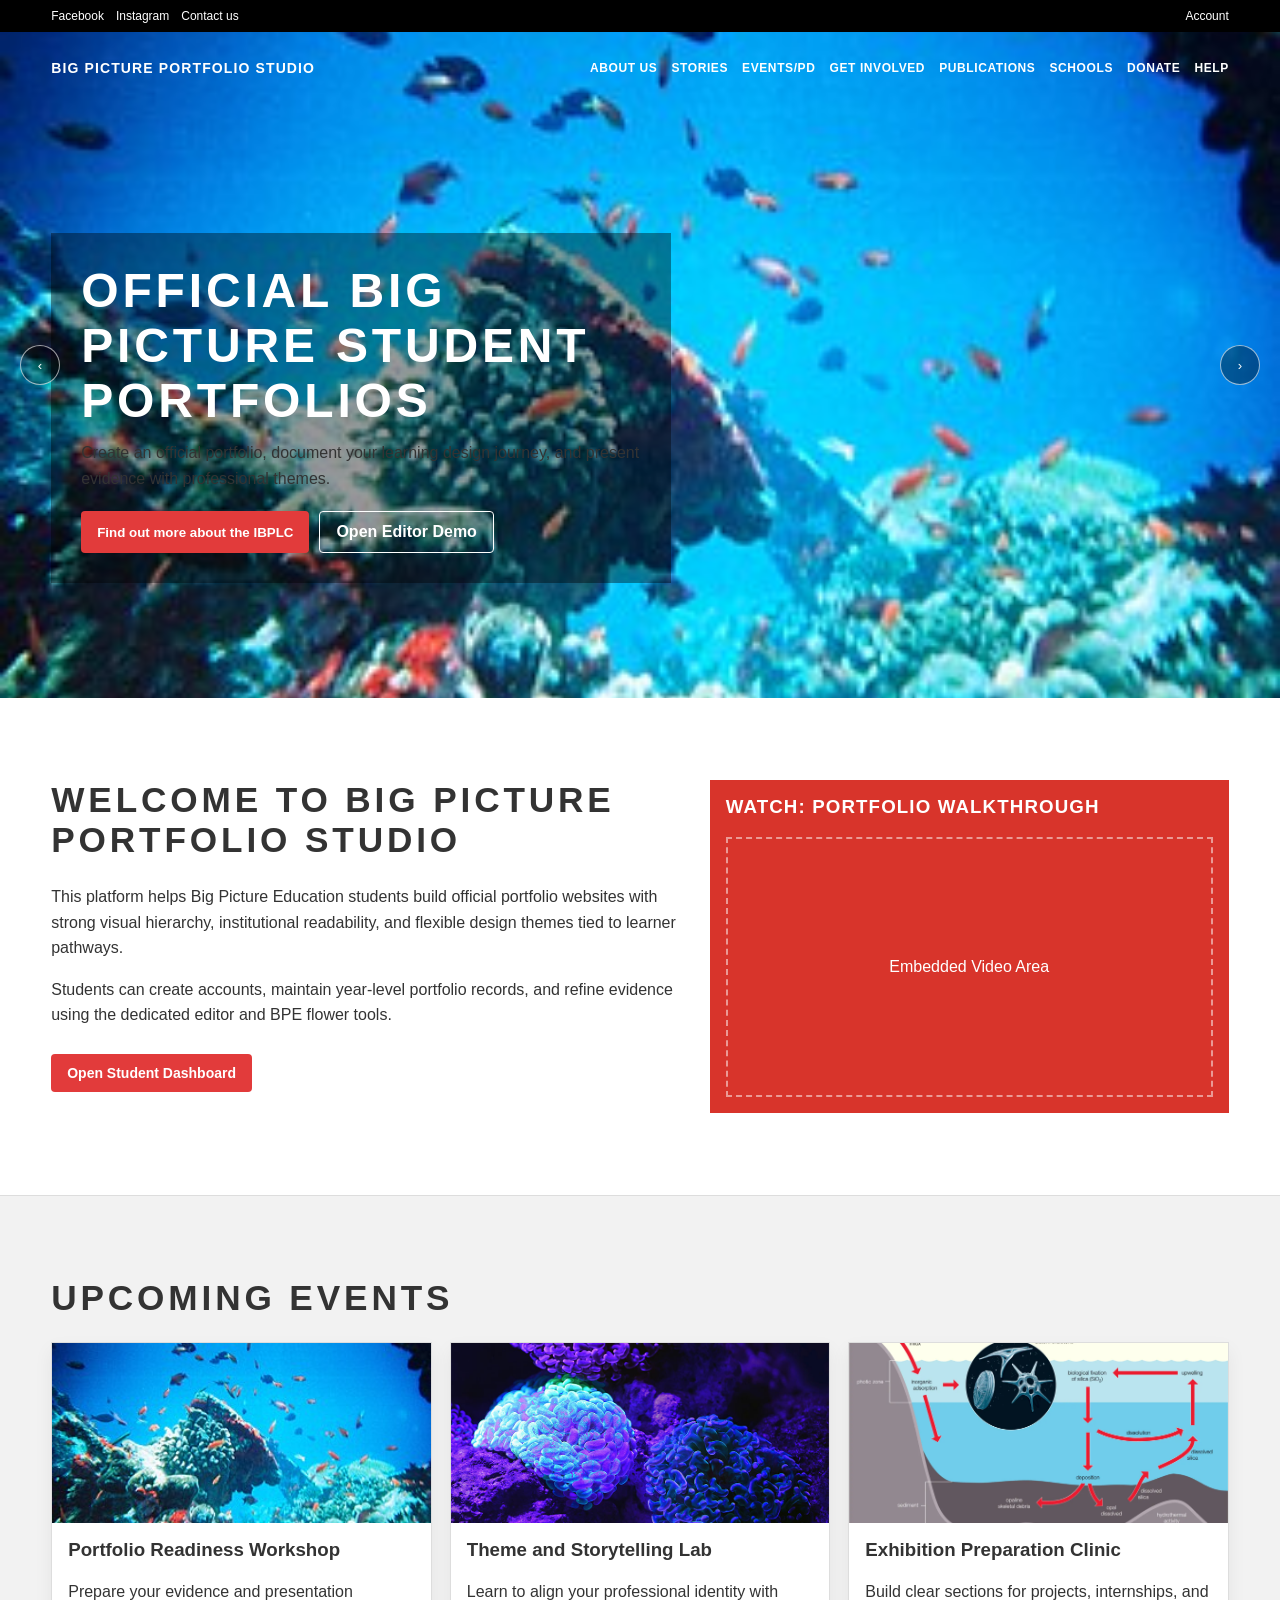
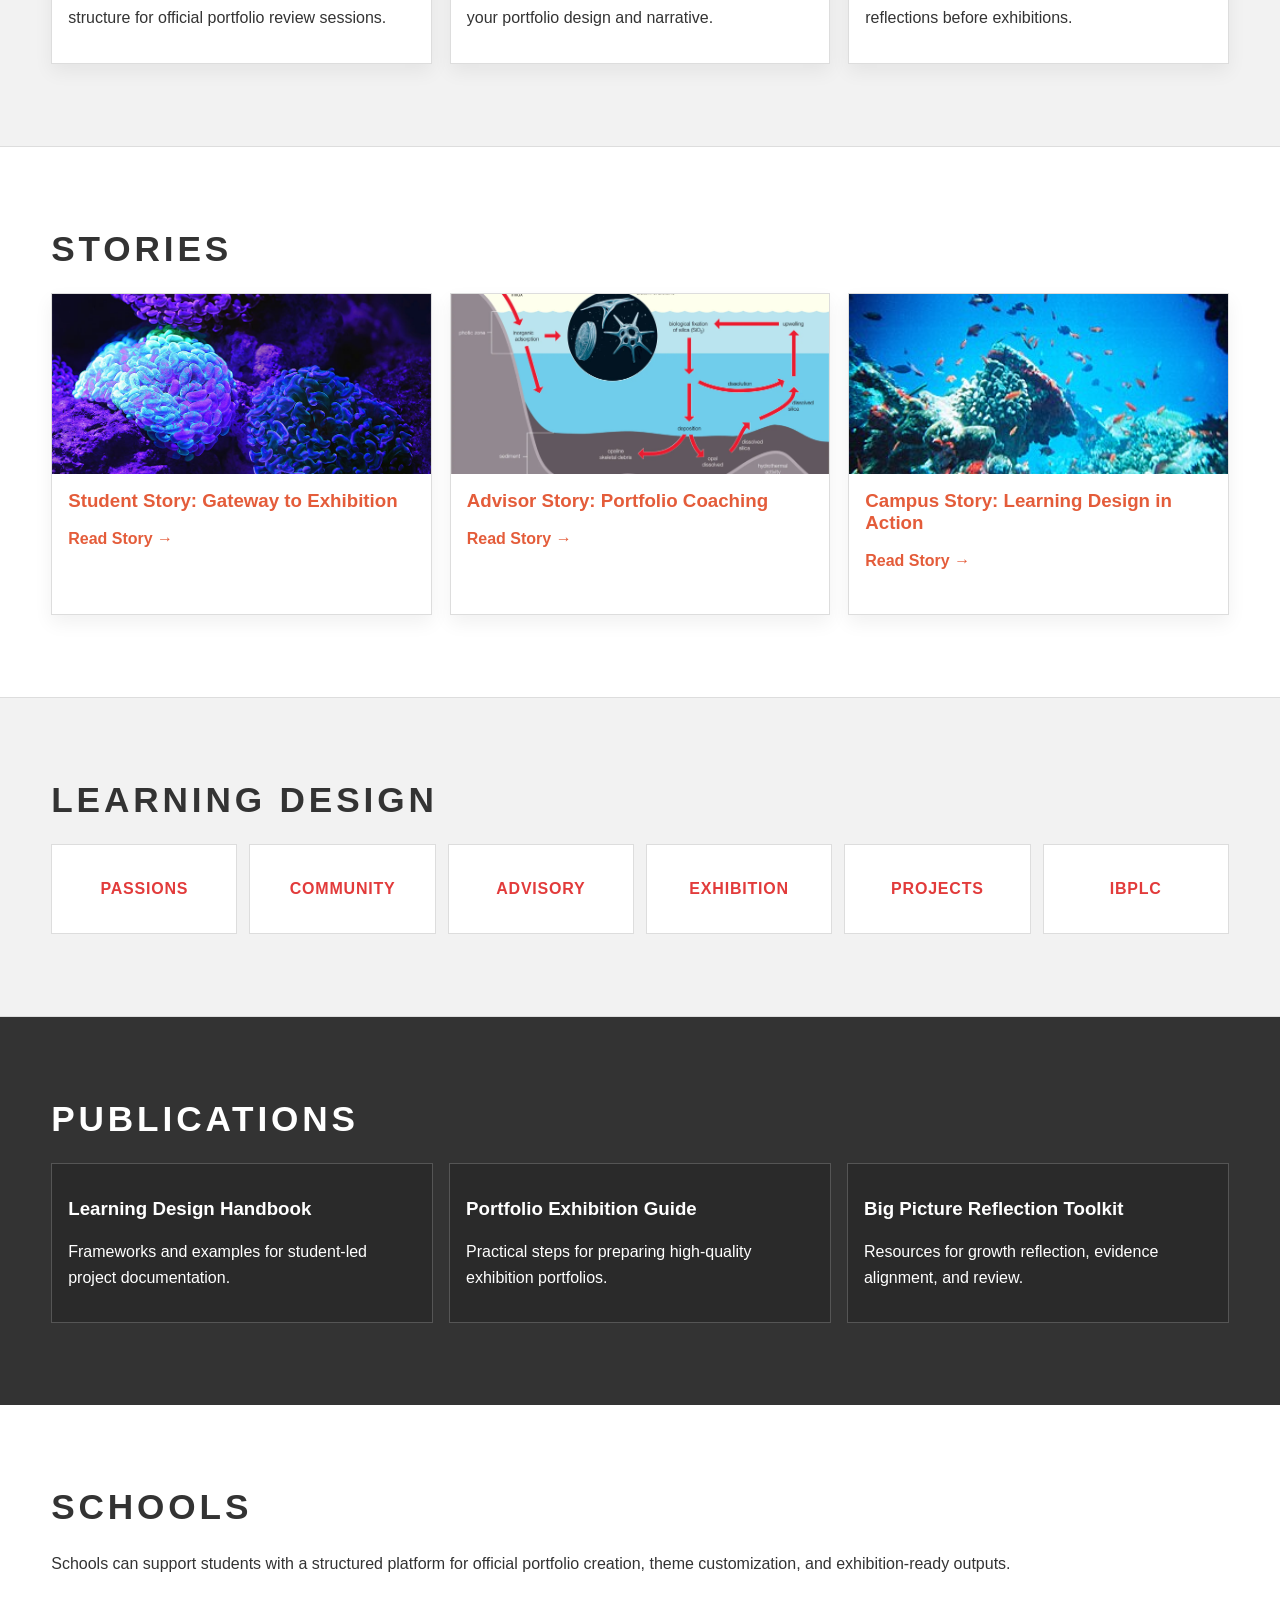
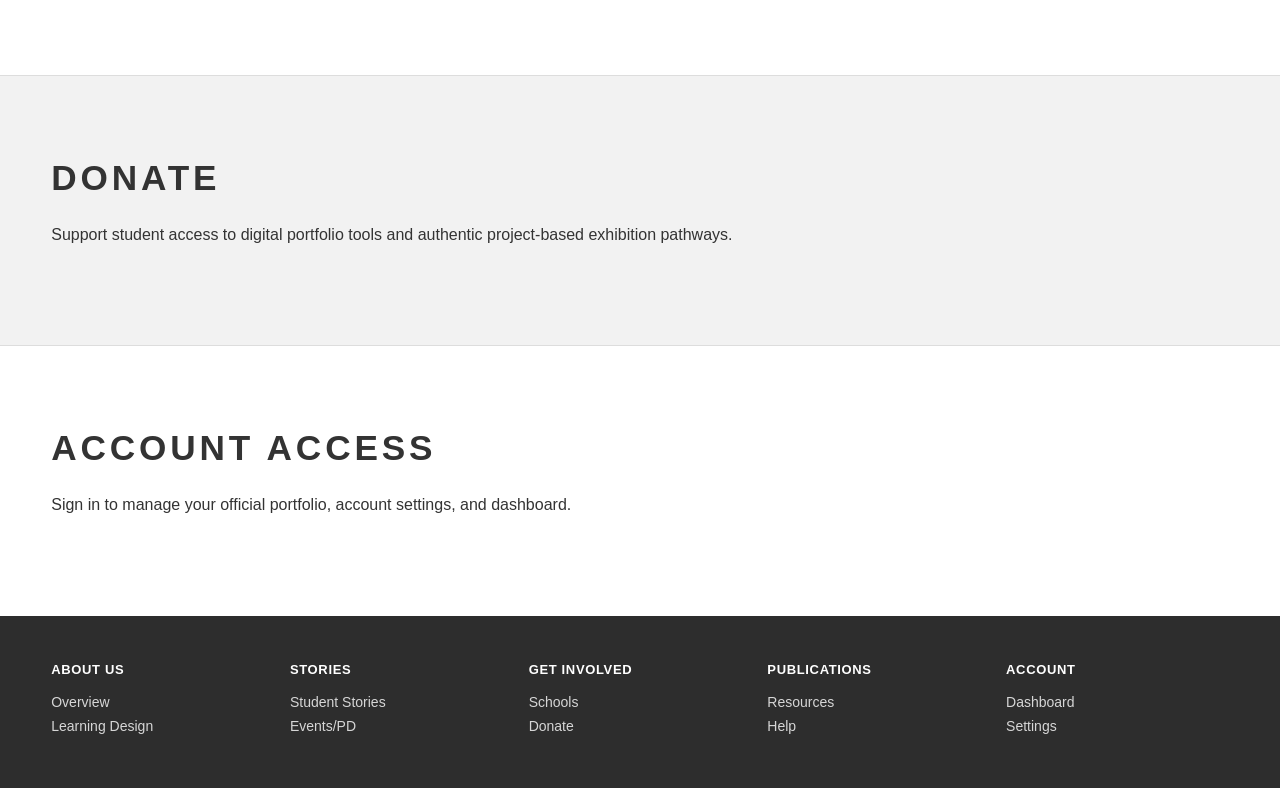
<file: settings.html>
<!doctype html>
<html lang="en">

<head>
    <meta charset="utf-8">
    <meta name="viewport" content="width=device-width, initial-scale=1">
    <title>BPE Settings</title>
    <link rel="stylesheet" href="styles.css">
    <link rel="stylesheet" href="dashboard.css">
</head>

<body>
    <header>
        <div class="utility-bar">
            <div class="container utility-inner">
                <div class="utility-links">
                    <a href="index.html">Home</a>
                    <a href="help.html">Help</a>
                </div>
                <div class="utility-actions">
                    <span id="welcomeText"></span>
                    <button id="signOut" class="utility-btn">Sign out</button>
                </div>
            </div>
        </div>
        <div class="main-nav-wrap interior-nav">
            <div class="container main-nav">
                <a class="logo" href="dashboard.html">BPE Portfolio Studio</a>
                <nav class="nav-links">
                    <a href="dashboard.html">Dashboard</a>
                    <a href="settings.html">Settings</a>
                    <a href="account.html">Account</a>
                    <a href="help.html">Help</a>
                </nav>
            </div>
        </div>
    </header>

    <main class="layout">
        <section class="panel create">
            <h1>Settings</h1>
            <p>Set your default platform preferences for portfolio creation and editing.</p>

            <form id="settingsForm">
                <label>School / Campus Name</label>
                <input id="campusName" type="text" placeholder="e.g. Cooks Hill Campus">

                <label>Default Portfolio Theme</label>
                <select id="defaultTheme">
                    <option value="default">Default</option>
                    <option value="software-engineer">Software Engineer</option>
                    <option value="game-developer">Game Developer</option>
                    <option value="graphic-designer">Graphic Designer</option>
                    <option value="architect">Architect</option>
                    <option value="aerospace-engineer">Aerospace Engineer</option>
                    <option value="cybersecurity-analyst">Cybersecurity Analyst</option>
                    <option value="data-scientist">Data Scientist</option>
                    <option value="medical-doctor">Medical Doctor</option>
                </select>

                <label>Default Cohort Label</label>
                <input id="defaultCohort" type="text" placeholder="e.g. 2026 Graduation">

                <label>
                    <input id="autoOpenEditor" type="checkbox">
                    Automatically open editor after creating a portfolio
                </label>

                <label>
                    <input id="showPublicBadge" type="checkbox">
                    Show "Official BPE Portfolio" badge by default
                </label>

                <button class="btn primary block" type="submit">Save Settings</button>
            </form>
            <p class="message" id="settingsMessage"></p>
        </section>

        <section class="panel list">
            <div class="list-head">
                <h2>Current Defaults</h2>
            </div>
            <div class="portfolio-list" id="settingsSummary"></div>
        </section>
    </main>

    <script src="settings.js"></script>
</body>

</html>
</file>
<file: styles.css>
:root {
    --primary-red: #E23B3B;
    --accent-orange: #E45C3A;
    --dark-accent: #333333;

    --text-primary: #333333;
    --text-secondary: #666666;
    --bg-white: #FFFFFF;
    --bg-light-grey: #F2F2F2;
    --divider-grey: #DDDDDD;
    --header-black: #000000;
    --nav-white: #FFFFFF;
}

* {
    box-sizing: border-box;
}

body {
    margin: 0;
    font-family: Arial, Helvetica, sans-serif;
    color: var(--text-primary);
    background: var(--bg-white);
}

.container {
    width: min(1200px, 92%);
    margin: 0 auto;
}

.utility-bar {
    background: var(--header-black);
    color: var(--nav-white);
    min-height: 32px;
    display: flex;
    align-items: center;
}

.utility-inner {
    display: flex;
    justify-content: space-between;
    align-items: center;
    gap: 12px;
    font-size: 12px;
}

.utility-links,
.utility-actions {
    display: flex;
    gap: 12px;
    align-items: center;
}

.utility-links a,
.utility-actions a,
.utility-btn {
    color: var(--nav-white);
    text-decoration: none;
    background: none;
    border: none;
    font-size: 12px;
    cursor: pointer;
    padding: 0;
}

.main-nav-wrap {
    position: absolute;
    inset: 32px 0 auto;
    z-index: 12;
}

.main-nav {
    min-height: 72px;
    display: flex;
    justify-content: space-between;
    align-items: center;
    gap: 20px;
}

.logo {
    color: var(--nav-white);
    text-decoration: none;
    font-weight: 700;
    text-transform: uppercase;
    letter-spacing: 0.08em;
    font-size: 14px;
}

.nav-links {
    display: flex;
    flex-wrap: wrap;
    gap: 14px;
    justify-content: flex-end;
}

.nav-links a {
    color: var(--nav-white);
    text-decoration: none;
    text-transform: uppercase;
    letter-spacing: 0.05em;
    font-weight: 700;
    font-size: 12px;
}

.hero {
    position: relative;
    min-height: 74vh;
    overflow: hidden;
}

.hero-slide {
    position: absolute;
    inset: 0;
    background-size: cover;
    background-position: center;
    opacity: 0;
    transition: opacity 0.6s ease;
}

.hero-slide.active {
    opacity: 1;
}

.hero-overlay {
    position: relative;
    z-index: 2;
    min-height: 74vh;
    display: flex;
    align-items: center;
    padding-top: 86px;
}

.hero-content {
    background: rgba(0, 0, 0, 0.4);
    color: #fff;
    padding: 30px;
    max-width: 620px;
}

.hero-content h1 {
    margin: 0 0 12px;
    text-transform: uppercase;
    letter-spacing: 0.08em;
    font-size: clamp(1.8rem, 4.8vw, 3rem);
}

.hero-content p {
    margin: 0;
    line-height: 1.6;
}

.hero-actions {
    margin-top: 20px;
    display: flex;
    gap: 10px;
    flex-wrap: wrap;
}

.cta {
    background: var(--primary-red);
    color: #fff;
    border: none;
    text-decoration: none;
    padding: 11px 16px;
    border-radius: 4px;
    font-weight: 700;
    cursor: pointer;
}

.cta.ghost {
    background: transparent;
    border: 1px solid #fff;
}

.cta.small {
    display: inline-block;
    margin-top: 10px;
    font-size: 14px;
}

.cta.block {
    width: 100%;
    margin-top: 12px;
}

.hero-arrow {
    position: absolute;
    top: 50%;
    transform: translateY(-50%);
    z-index: 3;
    width: 40px;
    height: 40px;
    border-radius: 999px;
    border: 1px solid rgba(255, 255, 255, 0.6);
    background: rgba(0, 0, 0, 0.35);
    color: #fff;
    cursor: pointer;
}

.hero-arrow.left {
    left: 20px;
}

.hero-arrow.right {
    right: 20px;
}

.section {
    padding: 82px 0;
}

.section-white {
    background: var(--bg-white);
}

.section-grey {
    background: var(--bg-light-grey);
    border-top: 1px solid var(--divider-grey);
    border-bottom: 1px solid var(--divider-grey);
}

.section-title {
    margin: 0 0 24px;
    text-transform: uppercase;
    letter-spacing: 0.11em;
    font-weight: 800;
    font-size: clamp(1.4rem, 3vw, 2.2rem);
}

.lead-text,
p {
    line-height: 1.6;
}

p {
    color: var(--text-primary);
    font-size: 16px;
}

.welcome-grid {
    display: grid;
    grid-template-columns: 1.1fr 0.9fr;
    gap: 24px;
}

.video-panel {
    background: #D8342B;
    color: #fff;
    padding: 16px;
}

.video-panel h3 {
    margin-top: 0;
    text-transform: uppercase;
    letter-spacing: 0.06em;
}

.video-placeholder {
    min-height: 260px;
    border: 2px dashed rgba(255, 255, 255, 0.5);
    display: grid;
    place-items: center;
}

.card-grid {
    display: grid;
    grid-template-columns: repeat(3, minmax(0, 1fr));
    gap: 18px;
}

.card {
    background: #fff;
    border: 1px solid var(--divider-grey);
    box-shadow: 0 8px 18px rgba(0, 0, 0, 0.06);
}

.card img {
    width: 100%;
    height: 180px;
    object-fit: cover;
    display: block;
}

.card-body {
    padding: 16px;
}

.card-body h3 {
    margin-top: 0;
    color: var(--dark-accent);
}

.card.compact .card-body {
    min-height: 140px;
}

.accent-heading {
    color: var(--accent-orange) !important;
}

.card a {
    color: var(--accent-orange);
    text-decoration: none;
    font-weight: 700;
}

.icon-grid {
    display: grid;
    grid-template-columns: repeat(6, minmax(0, 1fr));
    gap: 12px;
}

.icon-tile {
    background: #fff;
    border: 1px solid var(--divider-grey);
    min-height: 90px;
    display: grid;
    place-items: center;
    text-align: center;
    font-weight: 700;
    color: var(--primary-red);
    letter-spacing: 0.05em;
}

.publications-dark {
    background: var(--dark-accent);
}

.publications-dark .section-title,
.publications-dark p,
.publications-dark h3 {
    color: #fff;
}

.book-grid {
    display: grid;
    grid-template-columns: repeat(3, minmax(0, 1fr));
    gap: 16px;
}

.book-card {
    border: 1px solid #555;
    background: #2a2a2a;
    padding: 16px;
}

.site-footer {
    background: #2d2d2d;
    padding: 46px 0;
}

.footer-grid {
    display: grid;
    grid-template-columns: repeat(5, minmax(0, 1fr));
    gap: 16px;
}

.footer-grid h4 {
    margin-top: 0;
    color: #fff;
    text-transform: uppercase;
    font-size: 13px;
    letter-spacing: 0.05em;
}

.footer-grid a {
    display: block;
    color: #d6d6d6;
    text-decoration: none;
    margin: 8px 0;
    font-size: 14px;
}

.modal {
    position: fixed;
    inset: 0;
    z-index: 100;
    display: grid;
    place-items: center;
    padding: 20px;
}

.hidden {
    display: none !important;
}

.modal-backdrop {
    position: absolute;
    inset: 0;
    background: rgba(15, 23, 42, 0.6);
}

.modal-panel {
    position: relative;
    width: min(520px, 100%);
    background: #fff;
    border-radius: 8px;
    border: 1px solid var(--divider-grey);
    padding: 18px;
    z-index: 1;
}

.close {
    position: absolute;
    top: 10px;
    right: 10px;
    border: 1px solid var(--divider-grey);
    width: 32px;
    height: 32px;
    border-radius: 6px;
    background: #fff;
    cursor: pointer;
}

.auth-tabs {
    display: grid;
    grid-template-columns: 1fr 1fr;
    gap: 8px;
    margin: 12px 0;
}

.tab {
    border: 1px solid var(--divider-grey);
    background: #fff;
    border-radius: 6px;
    padding: 9px;
    cursor: pointer;
}

.tab.active {
    border-color: var(--primary-red);
    color: var(--primary-red);
    font-weight: 700;
}

.auth-form label {
    display: block;
    margin: 10px 0 5px;
    font-size: 13px;
    font-weight: 700;
}

.auth-form input {
    width: 100%;
    border: 1px solid var(--divider-grey);
    border-radius: 6px;
    padding: 9px;
}

.auth-note {
    margin-top: 10px;
    color: var(--text-secondary);
    min-height: 18px;
    font-size: 13px;
}

@media (max-width: 1080px) {
    .main-nav {
        align-items: flex-start;
        flex-direction: column;
        padding-top: 10px;
    }

    .hero-overlay {
        padding-top: 130px;
    }

    .welcome-grid,
    .card-grid,
    .icon-grid,
    .book-grid,
    .footer-grid {
        grid-template-columns: 1fr;
    }
}
</file>
<file: edit/styles.css>
:root {
    --color-bg-main: #eef6ff;
    --color-bg-secondary: #ffffff;
    --color-text-main: #0f172a;
    --color-text-inverse: #f8fafc;
    --color-link-accent: #2563eb;
    --font-headings: "Inter", sans-serif;
    --font-titles: "Inter", sans-serif;
    --font-text: "Inter", sans-serif;
}

* {
    box-sizing: border-box;
}

body {
    margin: 0;
    font-family: var(--font-text);
    color: var(--color-text-main);
    background: var(--color-bg-main);
}

.app-shell {
    display: grid;
    grid-template-columns: 1fr 360px;
    min-height: 100vh;
}

.site-preview {
    position: relative;
    min-width: 0;
    transition: background 0.35s ease, color 0.35s ease;
    background:
        radial-gradient(circle at 15% 10%, color-mix(in srgb, var(--color-link-accent) 15%, transparent), transparent 36%),
        radial-gradient(circle at 85% 20%, color-mix(in srgb, var(--color-link-accent) 11%, transparent), transparent 32%),
        var(--color-bg-main);
}

header {
    position: sticky;
    top: 0;
    z-index: 5;
    display: flex;
    justify-content: space-between;
    align-items: center;
    padding: 14px 24px;
    background: color-mix(in srgb, var(--color-bg-secondary) 88%, transparent);
    border-bottom: 1px solid color-mix(in srgb, var(--color-link-accent) 20%, #cbd5e1);
    backdrop-filter: blur(8px);
}

.logo {
    font-family: var(--font-titles);
    font-weight: 700;
}

nav {
    display: flex;
    gap: 14px;
    align-items: center;
}

nav a {
    text-decoration: none;
    color: var(--color-link-accent);
    font-family: var(--font-titles);
    font-size: 14px;
    font-weight: 600;
}

.hero {
    min-height: 52vh;
    max-width: 960px;
    margin: 0 auto;
    padding: 42px 24px 24px;
    display: flex;
    flex-direction: column;
    align-items: center;
    justify-content: center;
    text-align: center;
}

.hero h1 {
    margin: 0 0 10px;
    font-family: var(--font-headings);
    font-size: clamp(2rem, 5vw, 3.4rem);
}

.hero p {
    max-width: 700px;
    margin: 0;
}

.primary-btn {
    margin-top: 20px;
    text-decoration: none;
    border-radius: 999px;
    border: 1px solid var(--color-link-accent);
    background: var(--color-link-accent);
    color: var(--color-text-inverse);
    padding: 10px 16px;
    font-family: var(--font-titles);
    font-weight: 600;
}

.section {
    max-width: 1080px;
    margin: 0 auto;
    padding: 40px 24px;
    text-align: center;
}

h2 {
    font-family: var(--font-headings);
    margin-top: 0;
}

h3 {
    font-family: var(--font-titles);
    margin-top: 0;
}

#about,
.split-panel,
.art-card,
.card,
.skills div {
    background: color-mix(in srgb, var(--color-bg-secondary) 92%, transparent);
    border: 1px solid color-mix(in srgb, var(--color-link-accent) 16%, #d1d5db);
    box-shadow: 0 10px 24px color-mix(in srgb, var(--color-link-accent) 9%, transparent);
}

#about {
    border-radius: 14px;
    padding: 24px;
}

.split-panel {
    border-radius: 14px;
    padding: 16px;
    display: flex;
    gap: 16px;
}

.square-image-wrap {
    flex: 0 0 320px;
    aspect-ratio: 1 / 1;
    border-radius: 12px;
    overflow: hidden;
}

.square-image-wrap img {
    width: 100%;
    height: 100%;
    object-fit: contain;
    display: block;
    background: #fff;
}

#profileVisual {
    width: 100%;
    height: 100%;
    display: grid;
    place-items: center;
    background: #fff;
}

#profileVisual svg {
    width: 100%;
    height: 100%;
    display: block;
}

#profileVisual .petals path {
    transition: transform 0.3s ease;
}

#profileVisual .petal1 {
    fill: rgba(255, 99, 132, 1);
    transform-origin: center;
}

#profileVisual .petal2 {
    fill: rgba(54, 162, 235, 1);
    transform-origin: center;
}

#profileVisual .petal3 {
    fill: rgba(242, 242, 42, 1);
    transform-origin: center;
}

#profileVisual .petal4 {
    fill: rgba(75, 192, 192, 1);
    transform-origin: center;
}

#profileVisual .petal5 {
    fill: rgba(153, 102, 255, 1);
    transform-origin: center;
}

#profileVisual .petal6 {
    fill: rgba(255, 159, 64, 1);
    transform-origin: center;
}

#profileVisual.is-svg {
    padding: 6px;
}

.resource-buttons {
    flex: 1;
    display: grid;
    grid-template-columns: 1fr;
    gap: 10px;
    align-content: center;
}

.resource-btn {
    text-decoration: none;
    border: 1px solid color-mix(in srgb, var(--color-link-accent) 35%, #94a3b8);
    border-radius: 10px;
    background: var(--color-bg-secondary);
    color: var(--color-link-accent);
    font-family: var(--font-titles);
    font-weight: 600;
    min-height: 50px;
    display: flex;
    align-items: center;
    justify-content: center;
}

.gallery {
    display: flex;
    gap: 18px;
    justify-content: center;
    flex-wrap: wrap;
}

.art-card {
    width: 295px;
    border-radius: 12px;
    overflow: hidden;
    text-align: left;
    cursor: pointer;
}

.art-card img {
    width: 100%;
    height: 190px;
    object-fit: cover;
    display: block;
}

.art-info {
    padding: 12px;
}

.card {
    max-width: 760px;
    margin: 14px auto;
    border-radius: 12px;
    padding: 18px;
    text-align: left;
    cursor: pointer;
}

.skills {
    display: grid;
    grid-template-columns: repeat(auto-fit, minmax(200px, 1fr));
    gap: 12px;
}

.skills div {
    border-radius: 10px;
    padding: 14px;
    text-align: left;
}

.footer-links a {
    color: var(--color-link-accent);
    text-decoration: none;
    font-weight: 600;
}

.editor-panel {
    position: sticky;
    top: 0;
    align-self: start;
    height: 100vh;
    overflow-y: auto;
    padding: 16px;
    border-left: 1px solid #d7dee8;
    background: linear-gradient(to bottom, #f8fbff, #f1f5f9);
    color: #0f172a;
    font-family: "Inter", Arial, sans-serif;
}

.editor-panel * {
    font-family: "Inter", Arial, sans-serif !important;
    color: inherit;
}

.editor-head {
    position: sticky;
    top: -16px;
    z-index: 2;
    margin: -16px -16px 12px;
    padding: 14px 16px 12px;
    background: color-mix(in srgb, #f8fbff 94%, transparent);
    backdrop-filter: blur(6px);
    border-bottom: 1px solid #dde5ef;
}

.editor-head h2 {
    margin: 0;
    font-family: var(--font-titles);
    font-size: 1.05rem;
}

.editor-head p {
    margin: 4px 0 0;
    font-size: 12px;
    opacity: 0.8;
}

details {
    border: 1px solid #d6deea;
    background: #fff;
    border-radius: 12px;
    padding: 10px;
    margin-bottom: 10px;
    box-shadow: 0 4px 12px rgba(15, 23, 42, 0.04);
}

summary {
    cursor: pointer;
    font-family: var(--font-titles);
    font-weight: 700;
    margin-bottom: 8px;
    font-size: 13px;
}

.editor-panel label {
    display: block;
    margin: 8px 0 4px;
    font-size: 13px;
    font-weight: 600;
}

.editor-panel input,
.editor-panel textarea,
.editor-panel select {
    width: 100%;
    border: 1px solid #cfd8e5;
    border-radius: 8px;
    padding: 8px;
    font-size: 13px;
    font-family: var(--font-text);
    background: #fcfdff;
}

.editor-panel input:focus,
.editor-panel textarea:focus,
.editor-panel select:focus {
    outline: none;
    border-color: color-mix(in srgb, var(--color-link-accent) 45%, #cfd8e5);
    box-shadow: 0 0 0 2px color-mix(in srgb, var(--color-link-accent) 20%, transparent);
}

.editor-panel button {
    margin-top: 8px;
    margin-right: 6px;
    border: 1px solid #b4c0d2;
    background: #fff;
    border-radius: 8px;
    padding: 8px 10px;
    font-size: 12px;
    cursor: pointer;
    transition: transform 0.15s ease, box-shadow 0.15s ease;
}

.editor-panel button:hover {
    transform: translateY(-1px);
    box-shadow: 0 6px 14px rgba(37, 99, 235, 0.12);
}

.preset-row {
    display: flex;
    gap: 6px;
    flex-wrap: wrap;
}

.editor-actions {
    display: flex;
    gap: 8px;
    position: sticky;
    bottom: 0;
    background: linear-gradient(to top, #f1f5f9, rgba(241, 245, 249, 0.85));
    padding: 10px 0 2px;
    border-top: 1px solid #dbe3ee;
}

#saveAll {
    background: var(--color-link-accent);
    border-color: var(--color-link-accent);
    color: var(--color-text-inverse);
}

.link-edit-row,
.resource-edit-row {
    border: 1px dashed #cbd5e1;
    border-radius: 8px;
    padding: 8px;
    margin-top: 8px;
}

.petal-sliders {
    border: 1px solid #d8e0eb;
    border-radius: 8px;
    padding: 8px;
    background: #f8fbff;
}

.petal-slider-row {
    display: grid;
    grid-template-columns: 52px 1fr 20px;
    gap: 8px;
    align-items: center;
    margin-bottom: 6px;
}

.petal-slider-row:last-child {
    margin-bottom: 0;
}

.petal-slider-row span {
    font-size: 12px;
    font-weight: 600;
}

.modal {
    position: fixed;
    inset: 0;
    z-index: 100;
    display: flex;
    align-items: center;
    justify-content: center;
    padding: 20px;
}

.modal.hidden {
    display: none;
}

.modal-overlay {
    position: absolute;
    inset: 0;
    background: rgba(2, 6, 23, 0.56);
}

.modal-content {
    position: relative;
    width: min(720px, 100%);
    background: var(--color-bg-secondary);
    color: var(--color-text-main);
    border: 1px solid color-mix(in srgb, var(--color-link-accent) 20%, #cbd5e1);
    border-radius: 14px;
    padding: 20px;
    z-index: 1;
}

.modal-close {
    position: absolute;
    top: 10px;
    right: 10px;
    width: 32px;
    height: 32px;
    border-radius: 8px;
    border: 1px solid #94a3b8;
    background: #fff;
    cursor: pointer;
}

.modal-image {
    width: 100%;
    max-height: 300px;
    object-fit: cover;
    border-radius: 10px;
    margin-bottom: 10px;
}

.hidden {
    display: none !important;
}

.site-preview.theme-default {
    background:
        radial-gradient(circle at 15% 10%, color-mix(in srgb, var(--color-link-accent) 10%, transparent), transparent 36%),
        radial-gradient(circle at 85% 20%, color-mix(in srgb, var(--color-link-accent) 8%, transparent), transparent 32%),
        var(--color-bg-main);
}

.site-preview.theme-software-engineer {
    font-family: "JetBrains Mono", monospace;
    background:
        linear-gradient(rgba(20, 255, 130, 0.06) 1px, transparent 1px),
        linear-gradient(90deg, rgba(20, 255, 130, 0.05) 1px, transparent 1px),
        #05070a;
    background-size: 24px 24px, 24px 24px, auto;
}

.site-preview.theme-software-engineer nav a::before {
    content: "> ";
    opacity: 0.8;
}

.site-preview.theme-architect {
    background:
        linear-gradient(rgba(255, 255, 255, 0.1) 1px, transparent 1px),
        linear-gradient(90deg, rgba(255, 255, 255, 0.08) 1px, transparent 1px),
        #0d2b52;
    background-size: 36px 36px, 36px 36px, auto;
}

.site-preview.theme-architect .section {
    border: 1px dashed rgba(255, 255, 255, 0.45);
}

.site-preview.theme-marine-biologist {
    background:
        radial-gradient(circle at 20% 20%, rgba(45, 212, 191, 0.16), transparent 35%),
        radial-gradient(circle at 80% 35%, rgba(56, 189, 248, 0.14), transparent 40%),
        linear-gradient(to bottom, #04243d, #0b3b63 45%, #0a3658);
}

.site-preview.theme-marine-biologist .hero {
    min-height: 60vh;
}

.site-preview.theme-doctor {
    background: linear-gradient(to bottom, #f5fbff, #e7f6ff);
}

.site-preview.theme-doctor .card,
.site-preview.theme-doctor .art-card {
    border-left: 4px solid var(--color-link-accent);
}

.site-preview.theme-medical-doctor {
    background: linear-gradient(to bottom, #f5fbff, #e7f6ff);
}

.site-preview.theme-medical-doctor .card,
.site-preview.theme-medical-doctor .art-card {
    border-left: 4px solid var(--color-link-accent);
}

.site-preview.theme-game-developer {
    image-rendering: pixelated;
    background:
        linear-gradient(45deg, rgba(34, 211, 238, 0.12) 25%, transparent 25%),
        linear-gradient(-45deg, rgba(217, 70, 239, 0.14) 25%, transparent 25%),
        #170429;
    background-size: 24px 24px;
}

.site-preview.theme-game-developer h1,
.site-preview.theme-game-developer h2,
.site-preview.theme-game-developer h3 {
    text-transform: uppercase;
    letter-spacing: 0.06em;
}

.site-preview.theme-aerospace-engineer {
    background:
        radial-gradient(circle at 50% 50%, rgba(249, 115, 22, 0.12), transparent 30%),
        linear-gradient(to bottom, #0b132b, #1b243f);
}

.site-preview.theme-aerospace-engineer .card,
.site-preview.theme-aerospace-engineer .art-card {
    border-style: solid;
    border-width: 1px 1px 1px 5px;
}

.site-preview.theme-graphic-designer {
    background:
        linear-gradient(120deg, rgba(139, 92, 246, 0.18), rgba(236, 72, 153, 0.16), rgba(34, 211, 238, 0.14)),
        #f7f4ff;
}

.site-preview.theme-graphic-designer .art-card:nth-child(odd) {
    transform: rotate(-1deg);
}

.site-preview.theme-graphic-designer .art-card:nth-child(even) {
    transform: rotate(1deg);
}

.site-preview.theme-lawyer {
    background:
        linear-gradient(rgba(87, 38, 61, 0.04), rgba(87, 38, 61, 0.04)),
        #f8eed8;
}

.site-preview.theme-lawyer h1,
.site-preview.theme-lawyer h2,
.site-preview.theme-lawyer h3 {
    font-variant: small-caps;
}

.site-preview.theme-lawyer #about,
.site-preview.theme-lawyer .card,
.site-preview.theme-lawyer .art-card {
    border: 2px double rgba(184, 134, 11, 0.6);
}

.site-preview.theme-journalist {
    background:
        repeating-linear-gradient(0deg, rgba(0, 0, 0, 0.03) 0, rgba(0, 0, 0, 0.03) 1px, transparent 1px, transparent 22px),
        #f8f8f8;
}

.site-preview.theme-journalist h1,
.site-preview.theme-journalist h2,
.site-preview.theme-journalist h3 {
    text-transform: uppercase;
}

.site-preview.theme-cybersecurity-analyst {
    background:
        linear-gradient(rgba(156, 255, 87, 0.06) 1px, transparent 1px),
        linear-gradient(90deg, rgba(239, 68, 68, 0.06) 1px, transparent 1px),
        #050505;
    background-size: 28px 28px, 28px 28px, auto;
}

.site-preview.theme-cybersecurity-analyst .card,
.site-preview.theme-cybersecurity-analyst .art-card {
    box-shadow: 0 0 18px rgba(156, 255, 87, 0.12);
}

.site-preview.theme-environmental-scientist {
    background:
        linear-gradient(180deg, rgba(75, 127, 82, 0.08), transparent),
        #edf5e7;
}

.site-preview.theme-environmental-scientist .section {
    text-align: left;
}

.site-preview.theme-chef {
    background:
        radial-gradient(circle at 85% 12%, rgba(217, 119, 6, 0.18), transparent 30%),
        #fff6ea;
}

.site-preview.theme-chef .card,
.site-preview.theme-chef .art-card {
    border-radius: 18px;
}

.site-preview.theme-photographer {
    filter: grayscale(0.2);
    background: linear-gradient(to bottom, #1f1f1f, #2f2f2f);
}

.site-preview.theme-photographer .hero,
.site-preview.theme-photographer .section {
    position: relative;
}

.site-preview.theme-photographer .hero::after {
    content: "";
    position: absolute;
    inset: 16px;
    border: 1px solid rgba(255, 255, 255, 0.45);
    pointer-events: none;
}

.site-preview.theme-data-scientist {
    background:
        linear-gradient(135deg, rgba(99, 102, 241, 0.14), rgba(139, 92, 246, 0.12)),
        #f2f5ff;
}

.site-preview.theme-data-scientist .card,
.site-preview.theme-data-scientist .art-card,
.site-preview.theme-data-scientist .skills div {
    border-radius: 8px;
}

.site-preview.theme-mechanic {
    background:
        repeating-linear-gradient(45deg, rgba(249, 115, 22, 0.08) 0, rgba(249, 115, 22, 0.08) 8px, transparent 8px, transparent 18px),
        #1f2937;
}

.site-preview.theme-mechanic .card,
.site-preview.theme-mechanic .art-card,
.site-preview.theme-mechanic .skills div {
    border-width: 2px;
    border-style: solid;
}

.site-preview.theme-automotive-engineer {
    background:
        repeating-linear-gradient(45deg, rgba(249, 115, 22, 0.08) 0, rgba(249, 115, 22, 0.08) 8px, transparent 8px, transparent 18px),
        #1f2937;
}

.site-preview.theme-automotive-engineer .card,
.site-preview.theme-automotive-engineer .art-card,
.site-preview.theme-automotive-engineer .skills div {
    border-width: 2px;
    border-style: solid;
}

.site-preview.theme-teacher {
    background:
        linear-gradient(rgba(248, 250, 252, 0.1) 1px, transparent 1px),
        #0f5132;
    background-size: 100% 34px;
}

.site-preview.theme-teacher h1,
.site-preview.theme-teacher h2,
.site-preview.theme-teacher h3 {
    letter-spacing: 0.02em;
}

.site-preview.theme-teacher .card,
.site-preview.theme-teacher .art-card,
.site-preview.theme-teacher #about {
    border-style: dashed;
}

.site-preview.theme-archaeologist {
    background:
        repeating-linear-gradient(0deg, rgba(154, 107, 58, 0.08) 0, rgba(154, 107, 58, 0.08) 2px, transparent 2px, transparent 26px),
        #f5ead7;
}

.site-preview.theme-archaeologist .card,
.site-preview.theme-archaeologist .art-card,
.site-preview.theme-archaeologist #about {
    border-style: dotted;
}

.site-preview.theme-music-producer {
    background:
        linear-gradient(180deg, rgba(34, 197, 94, 0.07), transparent),
        linear-gradient(90deg, rgba(148, 163, 184, 0.08) 1px, transparent 1px),
        #0b1020;
    background-size: auto, 16px 16px, auto;
}

.site-preview.theme-music-producer .card,
.site-preview.theme-music-producer .art-card {
    position: relative;
}

.site-preview.theme-music-producer .card::after,
.site-preview.theme-music-producer .art-card::after {
    content: "";
    position: absolute;
    inset: auto 10px 8px;
    height: 3px;
    background: linear-gradient(90deg, transparent, var(--color-link-accent), transparent);
}

.site-preview.theme-film-director {
    background:
        repeating-linear-gradient(90deg, rgba(245, 158, 11, 0.15) 0, rgba(245, 158, 11, 0.15) 6px, transparent 6px, transparent 20px),
        #1a1a1a;
}

.site-preview.theme-film-director .gallery,
.site-preview.theme-film-director #researchContainer {
    gap: 20px;
}

.site-preview.theme-pilot {
    background:
        radial-gradient(circle at 50% 0%, rgba(56, 189, 248, 0.2), transparent 42%),
        #0a1f3d;
}

.site-preview.theme-pilot .hero::before {
    content: "";
    display: block;
    width: 120px;
    height: 120px;
    border: 2px solid rgba(56, 189, 248, 0.4);
    border-radius: 999px;
    margin: 0 auto 10px;
}

.site-preview.theme-entrepreneur {
    background:
        linear-gradient(180deg, rgba(37, 99, 235, 0.08), transparent),
        #f7f9fc;
}

.site-preview.theme-entrepreneur .skills div::after {
    content: "↗";
    float: right;
    opacity: 0.6;
}

.site-preview.theme-construction-engineer {
    background:
        linear-gradient(0deg, rgba(245, 158, 11, 0.11) 1px, transparent 1px),
        #202a36;
    background-size: 100% 28px;
}

.site-preview.theme-construction-engineer .card,
.site-preview.theme-construction-engineer .art-card {
    border-style: dashed;
}

.site-preview.theme-astronomer {
    background:
        radial-gradient(circle at 20% 30%, rgba(167, 139, 250, 0.22) 2px, transparent 3px),
        radial-gradient(circle at 75% 25%, rgba(255, 255, 255, 0.2) 2px, transparent 3px),
        radial-gradient(circle at 60% 70%, rgba(167, 139, 250, 0.16) 2px, transparent 3px),
        #090b1a;
    background-size: 260px 260px, 300px 300px, 320px 320px, auto;
}

.site-preview.theme-robotics-engineer {
    background:
        linear-gradient(rgba(6, 182, 212, 0.08) 1px, transparent 1px),
        linear-gradient(90deg, rgba(6, 182, 212, 0.08) 1px, transparent 1px),
        #0f172a;
    background-size: 24px 24px, 24px 24px, auto;
}

.site-preview.theme-robotics-engineer .card,
.site-preview.theme-robotics-engineer .art-card,
.site-preview.theme-robotics-engineer .skills div {
    border-radius: 4px;
}

.site-preview.theme-fashion-designer {
    background:
        linear-gradient(140deg, rgba(236, 72, 153, 0.18), rgba(244, 114, 182, 0.1)),
        #fff1f6;
}

.site-preview.theme-fashion-designer .art-card {
    border-radius: 24px;
}

.site-preview.theme-detective-investigator {
    background:
        repeating-linear-gradient(45deg, rgba(244, 63, 94, 0.08) 0, rgba(244, 63, 94, 0.08) 2px, transparent 2px, transparent 24px),
        #1c1c1c;
}

.site-preview.theme-detective-investigator .card,
.site-preview.theme-detective-investigator .art-card {
    border-style: dashed;
}

.site-preview.theme-historian {
    background:
        linear-gradient(180deg, rgba(139, 94, 60, 0.08), transparent),
        #f4eee2;
}

.site-preview.theme-historian .section {
    text-align: left;
}

.site-preview.theme-ui-ux-designer {
    background:
        linear-gradient(rgba(59, 130, 246, 0.1) 1px, transparent 1px),
        linear-gradient(90deg, rgba(59, 130, 246, 0.08) 1px, transparent 1px),
        #f5f8ff;
    background-size: 24px 24px, 24px 24px, auto;
}

.site-preview.theme-ui-ux-designer .card,
.site-preview.theme-ui-ux-designer .art-card,
.site-preview.theme-ui-ux-designer .skills div {
    border-style: dashed;
}

.site-preview.theme-civil-engineer {
    background:
        linear-gradient(120deg, rgba(14, 165, 233, 0.08), transparent),
        #f3f7fb;
}

.site-preview.theme-civil-engineer .section::before {
    content: "";
    display: block;
    width: 100%;
    height: 1px;
    background: color-mix(in srgb, var(--color-link-accent) 30%, transparent);
    margin-bottom: 12px;
}

.site-preview.theme-robotics-ai-researcher {
    background:
        radial-gradient(circle at 20% 20%, rgba(34, 211, 238, 0.12), transparent 30%),
        linear-gradient(90deg, rgba(148, 163, 184, 0.08) 1px, transparent 1px),
        #0a1220;
    background-size: auto, 26px 26px, auto;
}

.site-preview.theme-robotics-ai-researcher .card,
.site-preview.theme-robotics-ai-researcher .art-card {
    box-shadow: 0 0 16px rgba(34, 211, 238, 0.12);
}

@media (max-width: 1180px) {
    .app-shell {
        grid-template-columns: 1fr;
    }

    .editor-panel {
        position: relative;
        height: auto;
        border-left: none;
        border-top: 1px solid #cbd5e1;
    }
}

@media (max-width: 860px) {
    .split-panel {
        flex-direction: column;
    }

    .square-image-wrap {
        width: min(100%, 360px);
        margin: 0 auto;
    }
}
</file>
<file: dashboard.css>
body {
    background: var(--bg-light-grey);
}

.interior-nav {
    position: static;
    inset: auto;
    background: #2f2f2f;
    border-bottom: 1px solid #3d3d3d;
}

.interior-nav .main-nav {
    min-height: 66px;
}

.utility-actions #welcomeText {
    color: #ffffff;
    font-size: 12px;
    opacity: 0.9;
}

.layout {
    width: min(1200px, 92%);
    margin: 28px auto 42px;
    display: grid;
    grid-template-columns: 0.95fr 1.05fr;
    gap: 18px;
}

.panel {
    background: #ffffff;
    border: 1px solid var(--divider-grey);
    padding: 20px;
    box-shadow: 0 10px 20px rgba(0, 0, 0, 0.06);
}

.create h1,
.list h2 {
    margin: 0;
    text-transform: uppercase;
    letter-spacing: 0.07em;
    color: var(--dark-accent);
}

.create p,
.portfolio-meta,
.message {
    color: var(--text-secondary);
}

label {
    display: block;
    margin: 12px 0 6px;
    font-weight: 700;
    font-size: 12px;
    text-transform: uppercase;
    letter-spacing: 0.05em;
    color: var(--dark-accent);
}

input,
select {
    width: 100%;
    border: 1px solid var(--divider-grey);
    border-radius: 3px;
    padding: 10px;
    font: inherit;
    background: #fff;
    color: var(--text-primary);
}

.btn {
    border: 1px solid var(--divider-grey);
    background: #ffffff;
    color: var(--text-primary);
    border-radius: 3px;
    padding: 9px 12px;
    font-weight: 700;
    cursor: pointer;
}

.btn:hover {
    border-color: var(--accent-orange);
    color: var(--accent-orange);
}

.btn.primary {
    background: var(--primary-red);
    border-color: var(--primary-red);
    color: #ffffff;
}

.btn.primary:hover {
    background: #c93232;
    border-color: #c93232;
    color: #ffffff;
}

.btn.ghost {
    background: transparent;
    color: #ffffff;
    border-color: rgba(255, 255, 255, 0.6);
    font-size: 12px;
    padding: 6px 10px;
}

.btn.ghost:hover {
    color: #ffffff;
    border-color: #ffffff;
}

.btn.block {
    margin-top: 14px;
    width: 100%;
}

.message {
    min-height: 18px;
    margin-top: 10px;
    font-size: 13px;
}

.list-head {
    display: flex;
    justify-content: space-between;
    align-items: center;
    gap: 10px;
    margin-bottom: 12px;
}

.portfolio-list {
    display: grid;
    gap: 10px;
}

.portfolio-card {
    border: 1px solid var(--divider-grey);
    background: #ffffff;
    padding: 14px;
}

.portfolio-card h3 {
    margin: 0;
    color: var(--dark-accent);
    font-size: 1rem;
}

.portfolio-meta {
    margin: 6px 0 0;
    font-size: 14px;
    line-height: 1.5;
}

.portfolio-actions {
    margin-top: 10px;
    display: flex;
    flex-wrap: wrap;
    gap: 8px;
}

.empty {
    border: 1px dashed var(--divider-grey);
    padding: 14px;
    color: var(--text-secondary);
    background: #fff;
}

@media (max-width: 980px) {
    .layout {
        grid-template-columns: 1fr;
    }
}
</file>
